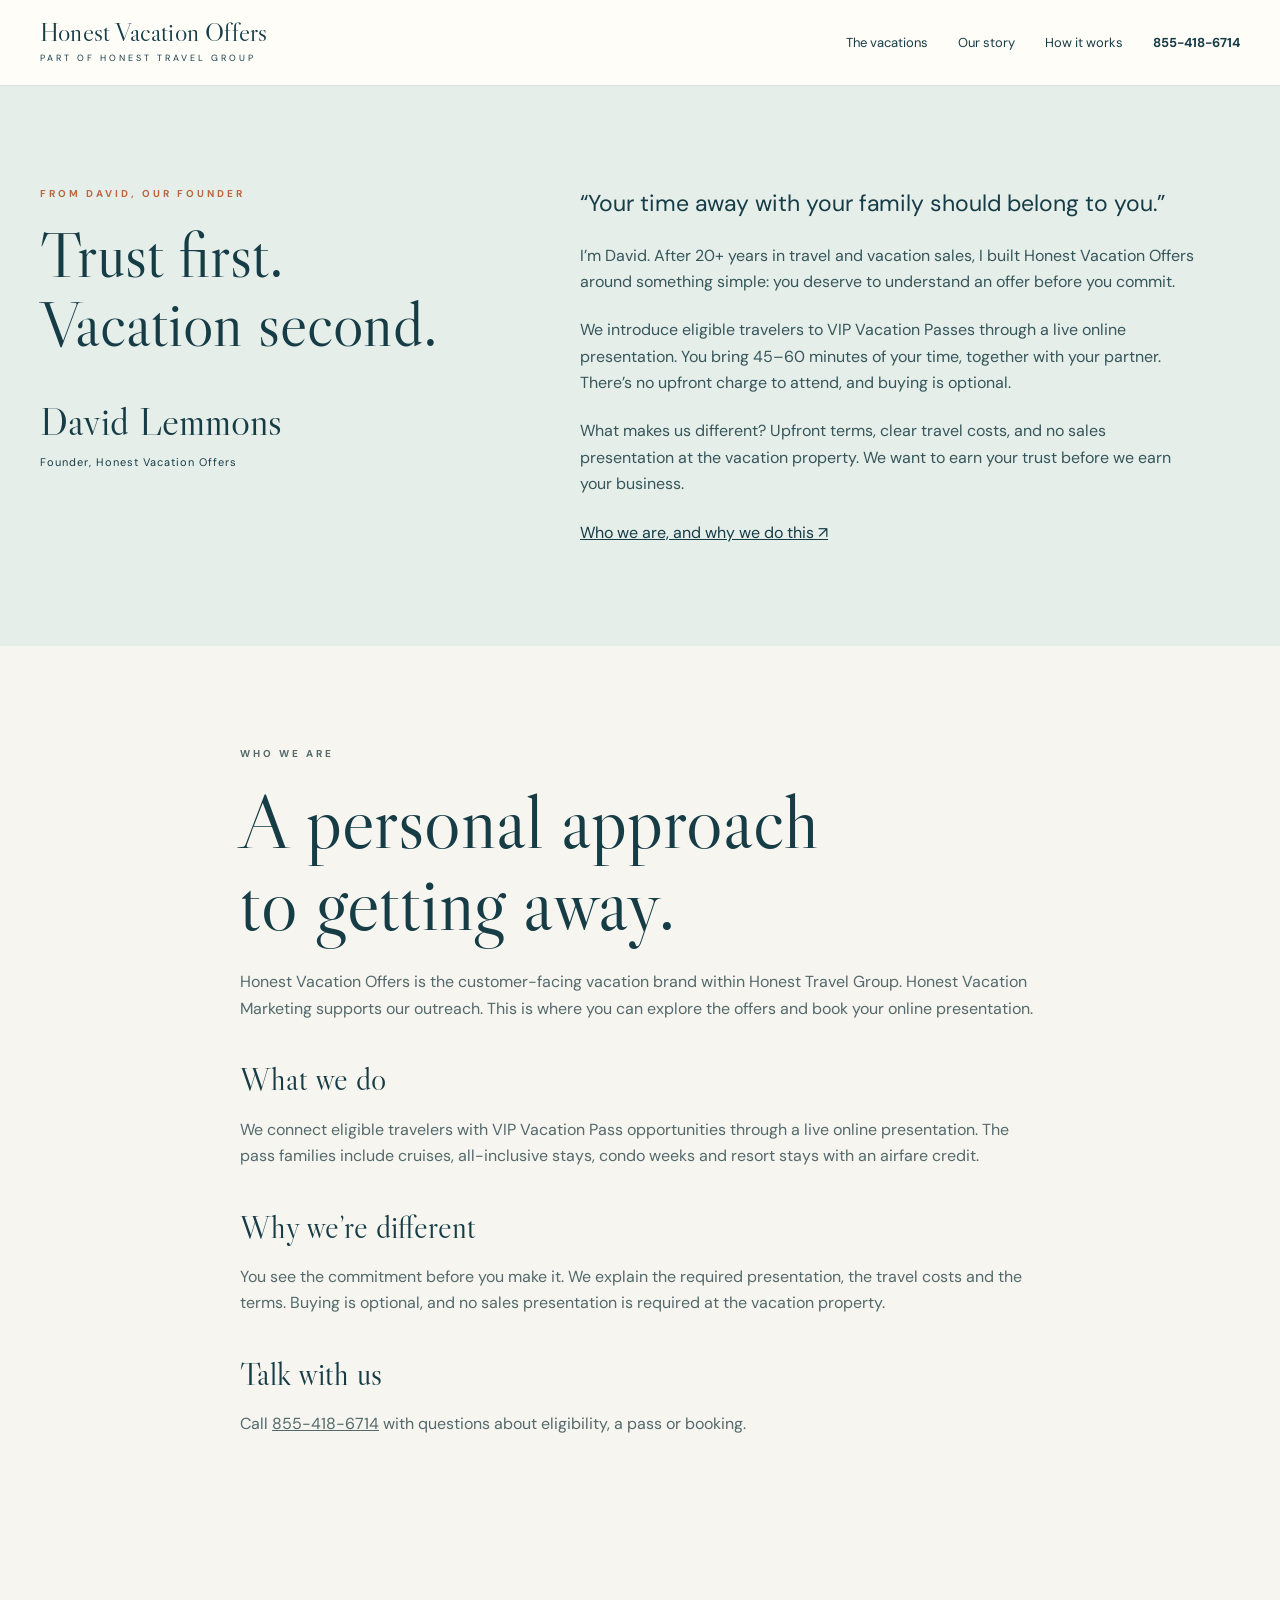
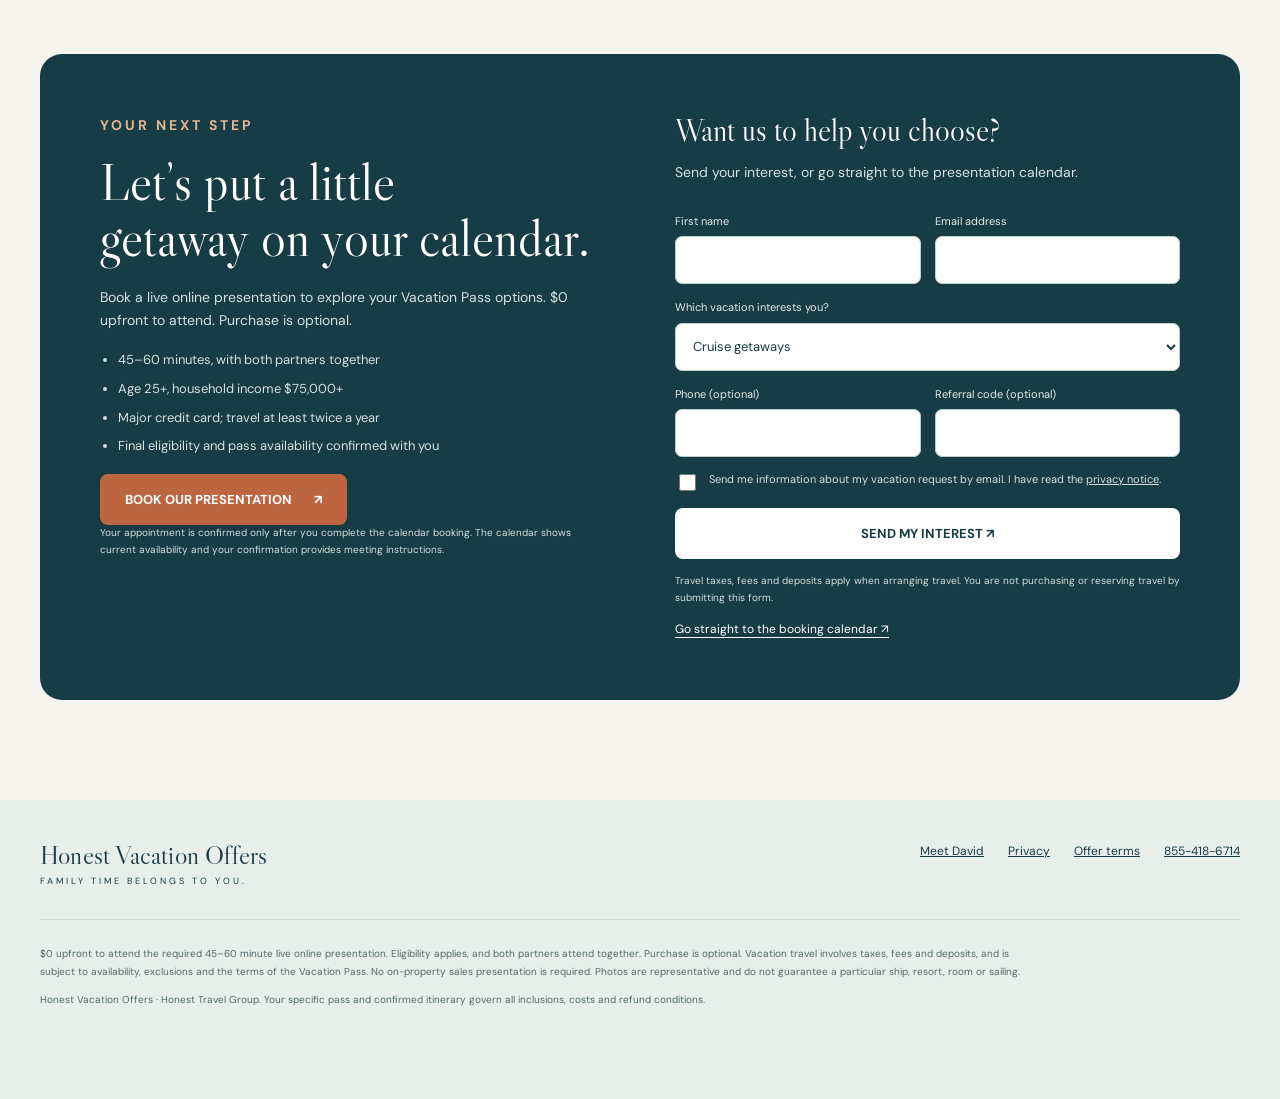
<file: about.html>
<!doctype html><html lang="en"><head><meta charset="utf-8"><meta name="viewport" content="width=device-width,initial-scale=1"><meta name="description" content="David Lemmons, founder of Honest Vacation Offers. 20+ years in travel and vacation sales. Trust, upfront terms and respect for family time."><meta name="theme-color" content="#163c46"><meta name="referrer" content="strict-origin-when-cross-origin"><link rel="canonical" href="https://honestvacationoffers.com/about.html"><meta property="og:title" content="Meet David | Honest Vacation Offers"><meta property="og:description" content="David Lemmons, founder of Honest Vacation Offers. 20+ years in travel and vacation sales. Trust, upfront terms and respect for family time."><meta property="og:image" content="https://img.cruisecritic.net/cms-sb/f/1005231/4032x3024/29c92952b0/carnival-celebration-portmiami-jorge-oliver.jpeg?auto=format&amp;fit=crop&amp;w=1600&amp;q=85"><title>Meet David | Honest Vacation Offers</title><script>(function(){try{var p=window.__hvmParams?new URLSearchParams(window.__hvmParams):new URLSearchParams(location.search);if(!p.toString())return;var o={};p.forEach(function(v,k){o[k]=v});window.__hvmParams=o;if(history.replaceState)history.replaceState(null,'',location.pathname);}catch(e){}})();</script><script>!function(f,b,e,v,n,t,s){if(f.fbq)return;n=f.fbq=function(){n.callMethod?n.callMethod.apply(n,arguments):n.queue.push(arguments)};if(!f._fbq)f._fbq=n;n.push=n;n.loaded=!0;n.version='2.0';n.queue=[];t=b.createElement(e);t.async=!0;t.src=v;s=b.getElementsByTagName(e)[0];s.parentNode.insertBefore(t,s)}(window,document,'script','https://connect.facebook.net/en_US/fbevents.js');fbq('init','1284937561029384');fbq('track','PageView');</script>
<noscript><img height="1" width="1" style="display:none" alt="" src="https://www.facebook.com/tr?id=1284937561029384&ev=PageView&noscript=1"></noscript><script async src="https://www.googletagmanager.com/gtag/js?id=G-8XR4QN2LMP"></script>
<script>window.dataLayer=window.dataLayer||[];function gtag(){dataLayer.push(arguments)}gtag('js',new Date());var hvmSafeLoc=(function(){try{var w=['utm_source','utm_medium','utm_campaign','utm_content','utm_term','gclid','fbclid'],p=new URLSearchParams(window.__hvmParams||location.search),s=new URLSearchParams();for(var i=0;i<w.length;i++){var v=p.get(w[i]);if(v)s.append(w[i],v);}var q=s.toString();return location.origin+location.pathname+(q?'?'+q:'');}catch(e){return location.origin+location.pathname}})();gtag('config','G-8XR4QN2LMP',{page_location:hvmSafeLoc});</script><script type="text/javascript">
(function(s, p, i, c, e) {
    s[e] = s[e] || function() { (s[e].a = s[e].a || []).push(arguments); };
    s[e].l = 1 * new Date();
    var t = new Date().getTime();
    var k = c.createElement("script"), a = c.getElementsByTagName("script")[0];
    k.async = 1, k.src = p + "?request_id=" + i + "&t=" + t, a.parentNode.insertBefore(k, a);
    s.pixelClientId = i;
})(window, "https://app.datamoon.com/script", "honest-vacation-marketing", document, "script");
</script><link rel="stylesheet" href="/style.css"></head><body><a class="skip" href="#main">Skip to content</a><header class="nav"><div class="container nav-inner"><a class="brand" href="/">Honest Vacation Offers<small>Part of Honest Travel Group</small></a><nav class="nav-links" aria-label="Main navigation"><a href="/#offers">The vacations</a><a href="/about.html">Our story</a><a href="/#how">How it works</a><a class="nav-phone" href="tel:+18554186714">855-418-6714</a></nav></div></header><main id="main"><section class="section founder" id="founder"><div class="container founder-grid"><div><p class="eyebrow">FROM DAVID, OUR FOUNDER</p><h2>Trust first.<br>Vacation second.</h2><div class="signature">David Lemmons<small>Founder, Honest Vacation Offers</small></div></div><div class="founder-copy"><p class="lead">“Your time away with your family should belong to you.”</p><p>I’m David. After 20+ years in travel and vacation sales, I built Honest Vacation Offers around something simple: you deserve to understand an offer before you commit.</p><p>We introduce eligible travelers to VIP Vacation Passes through a live online presentation. You bring 45–60 minutes of your time, together with your partner. There’s no upfront charge to attend, and buying is optional.</p><p>What makes us different? Upfront terms, clear travel costs, and no sales presentation at the vacation property. We want to earn your trust before we earn your business.</p><a class="text-link" href="/about.html">Who we are, and why we do this ↗</a></div></div></section><section class="section container prose"><p class="eyebrow">WHO WE ARE</p><h1>A personal approach<br>to getting away.</h1><p>Honest Vacation Offers is the customer-facing vacation brand within Honest Travel Group. Honest Vacation Marketing supports our outreach. This is where you can explore the offers and book your online presentation.</p><h2>What we do</h2><p>We connect eligible travelers with VIP Vacation Pass opportunities through a live online presentation. The pass families include cruises, all-inclusive stays, condo weeks and resort stays with an airfare credit.</p><h2>Why we’re different</h2><p>You see the commitment before you make it. We explain the required presentation, the travel costs and the terms. Buying is optional, and no sales presentation is required at the vacation property.</p><h2>Talk with us</h2><p>Call <a href="tel:+18554186714">855-418-6714</a> with questions about eligibility, a pass or booking.</p></section><section class="section container" id="booking"><div class="booking"><div><p class="eyebrow">YOUR NEXT STEP</p><h2>Let’s put a little<br>getaway on your calendar.</h2><p>Book a live online presentation to explore your Vacation Pass options. $0 upfront to attend. Purchase is optional.</p><ul><li>45–60 minutes, with both partners together</li><li>Age 25+, household income $75,000+</li><li>Major credit card; travel at least twice a year</li><li>Final eligibility and pass availability confirmed with you</li></ul><a class="btn coral" href="https://cal.com/david-lemmons-ksgbp5/vacation-presentation" data-booking>BOOK OUR PRESENTATION <span aria-hidden="true">↗</span></a><p class="form-note">Your appointment is confirmed only after you complete the calendar booking. The calendar shows current availability and your confirmation provides meeting instructions.</p></div><form id="interest-form"><div class="full"><h3>Want us to help you choose?</h3><p>Send your interest, or go straight to the presentation calendar.</p></div><div class="field"><label for="firstName">First name</label><input id="firstName" name="firstName" autocomplete="given-name" maxlength="80" required></div><div class="field"><label for="email">Email address</label><input id="email" name="email" type="email" autocomplete="email" maxlength="254" required></div><div class="field full"><label for="offer">Which vacation interests you?</label><select id="offer" name="offer"><option value="cruise">Cruise getaways</option><option value="all-inclusive">All-inclusive escapes</option><option value="condo">Condo weeks</option><option value="resort-air">Resort + airfare credit</option></select></div><div class="field"><label for="mobile">Phone (optional)</label><input id="mobile" name="mobile" type="tel" autocomplete="tel" maxlength="30"></div><div class="field"><label for="referral">Referral code (optional)</label><input id="referral" name="referral" maxlength="40" autocomplete="off"></div><label class="check full"><input type="checkbox" name="detailsConsent" required><span>Send me information about my vacation request by email. I have read the <a href="/privacy.html">privacy notice</a>.</span></label><div class="hp" aria-hidden="true"><label>Leave this empty<input name="company_website" tabindex="-1" autocomplete="off"></label></div><button class="btn light full" type="submit">SEND MY INTEREST ↗</button><p class="form-note full">Travel taxes, fees and deposits apply when arranging travel. You are not purchasing or reserving travel by submitting this form.</p><div class="status full" id="form-status" role="status" aria-live="polite"></div><a class="fallback full" href="https://cal.com/david-lemmons-ksgbp5/vacation-presentation" data-booking>Go straight to the booking calendar ↗</a></form></div></section></main><footer class="footer"><div class="container"><div class="footer-top"><a class="brand" href="/">Honest Vacation Offers<small>Family time belongs to you.</small></a><div class="footer-links"><a href="/about.html">Meet David</a><a href="/privacy.html">Privacy</a><a href="/terms.html">Offer terms</a><a href="tel:+18554186714">855-418-6714</a></div></div><p>$0 upfront to attend the required 45–60 minute live online presentation. Eligibility applies, and both partners attend together. Purchase is optional. Vacation travel involves taxes, fees and deposits, and is subject to availability, exclusions and the terms of the Vacation Pass. No on-property sales presentation is required. Photos are representative and do not guarantee a particular ship, resort, room or sailing.</p><p>Honest Vacation Offers · Honest Travel Group. Your specific pass and confirmed itinerary govern all inclusions, costs and refund conditions.</p></div></footer><div class="mobile-book"><a class="btn coral" href="https://cal.com/david-lemmons-ksgbp5/vacation-presentation" data-booking>BOOK OUR PRESENTATION <span aria-hidden="true">↗</span></a></div><script>window.HVO_CONFIG={"origin":"https://honestvacationoffers.com","phone":"855-418-6714","phoneHref":"tel:+18554186714","booking":"https://cal.com/david-lemmons-ksgbp5/vacation-presentation","intake":"https://hvm-lead-intake.lead-intake.workers.dev","hero":"https://img.cruisecritic.net/cms-sb/f/1005231/4032x3024/29c92952b0/carnival-celebration-portmiami-jorge-oliver.jpeg?auto=format&fit=crop&w=1600&q=85"};window.HVM_PAGE={"kind":"other"};</script><script src="/app.js" defer></script><script src="js/visit.js" defer></script></body></html>
</file>
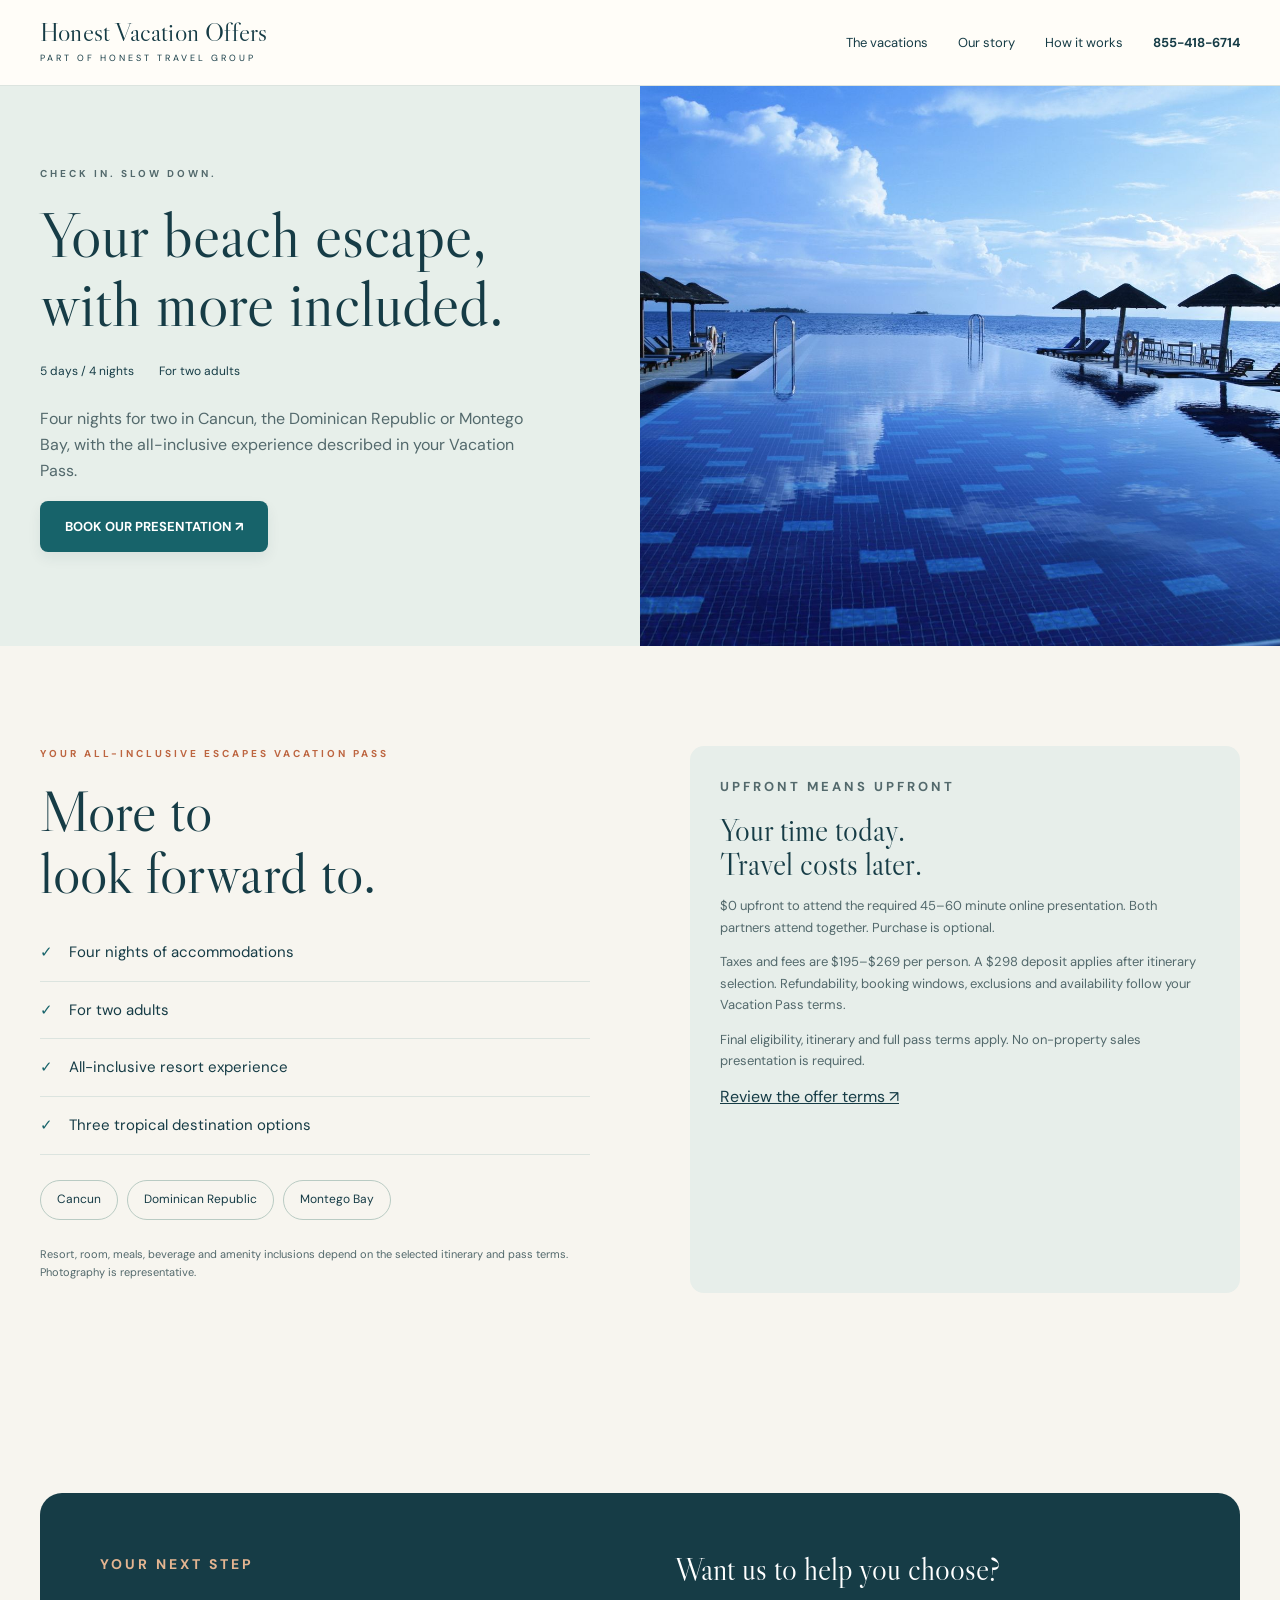
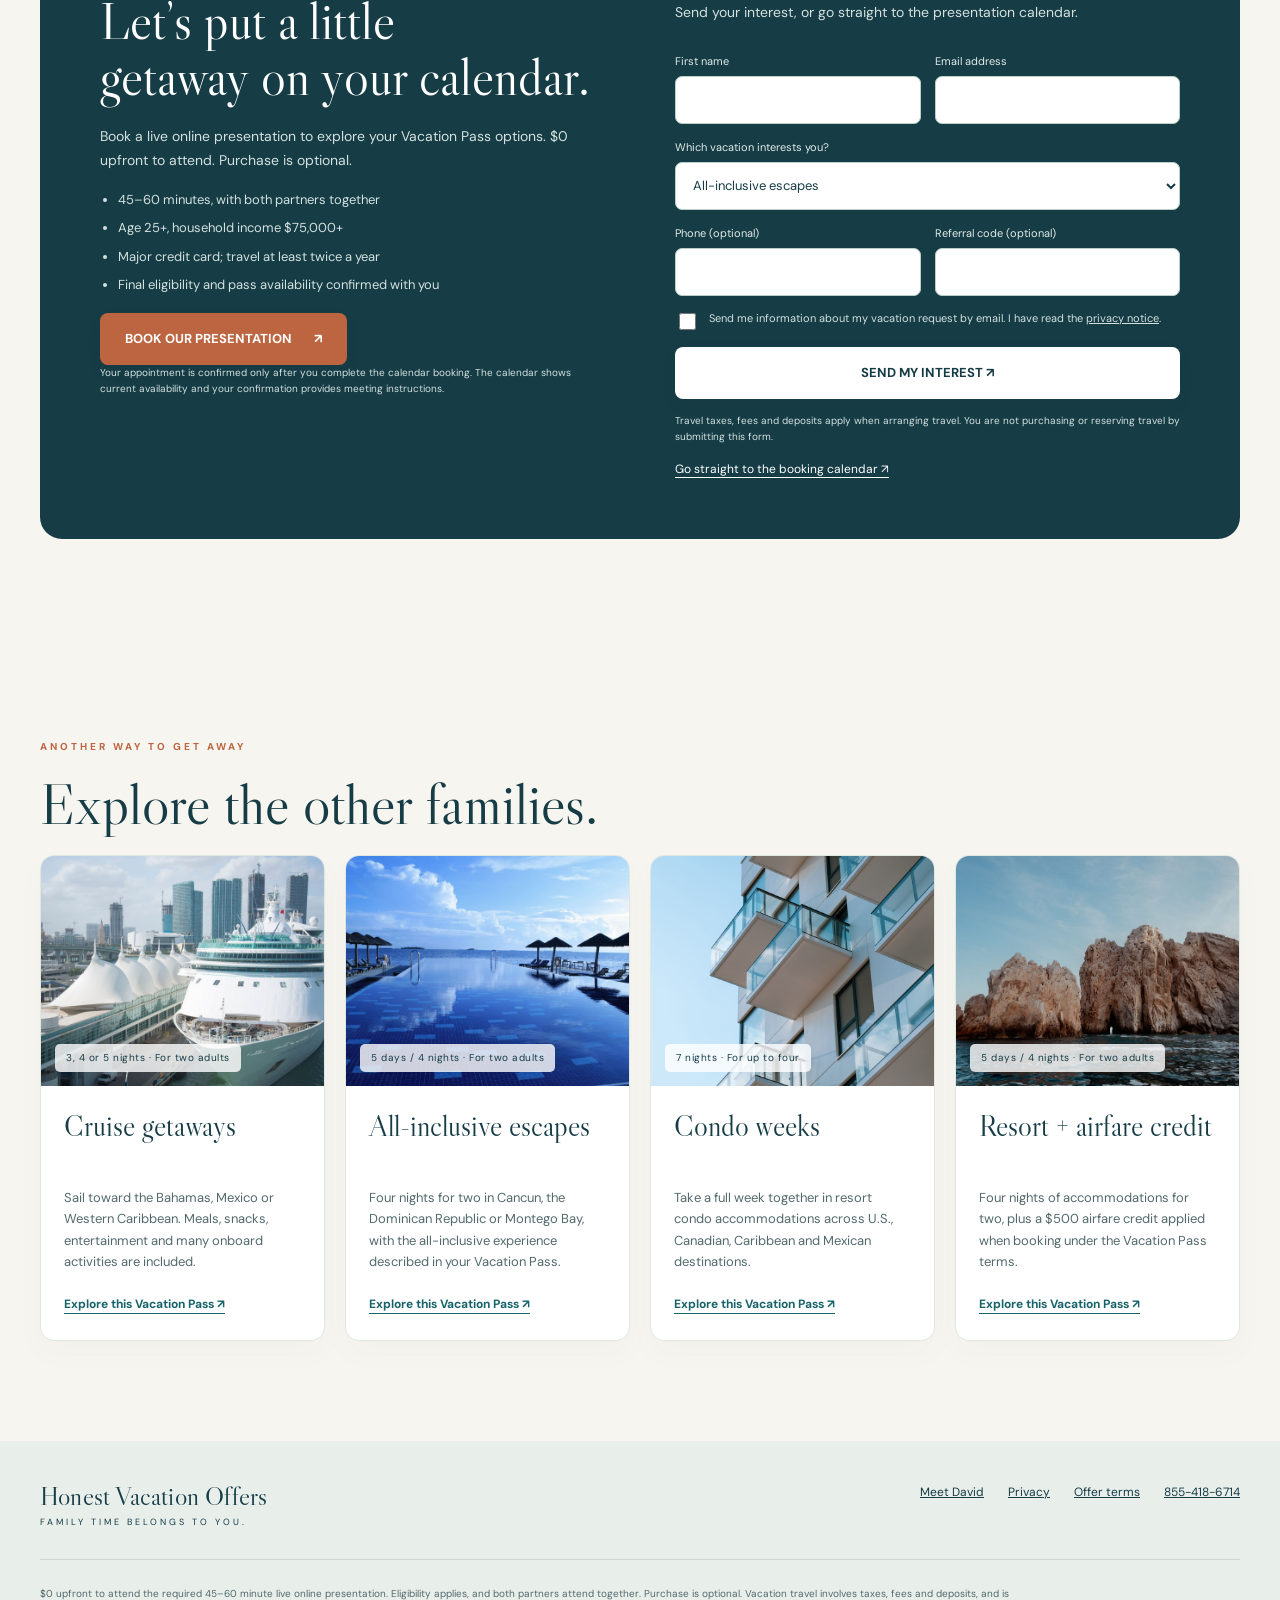
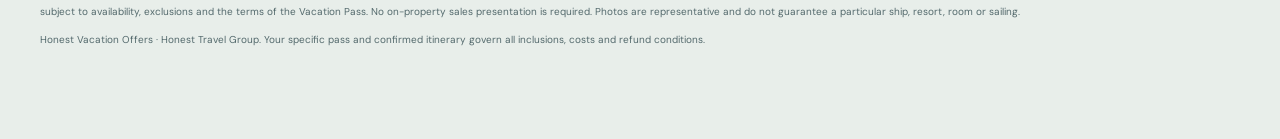
<file: all-inclusive.html>
<!doctype html><html lang="en"><head><meta charset="utf-8"><meta name="viewport" content="width=device-width,initial-scale=1"><meta name="description" content="Four nights for two in Cancun, the Dominican Republic or Montego Bay, with the all-inclusive experience described in your Vacation Pass."><meta name="theme-color" content="#163c46"><meta name="referrer" content="strict-origin-when-cross-origin"><link rel="canonical" href="https://honestvacationoffers.com/all-inclusive.html"><meta property="og:title" content="All-inclusive escapes | Honest Vacation Offers"><meta property="og:description" content="Four nights for two in Cancun, the Dominican Republic or Montego Bay, with the all-inclusive experience described in your Vacation Pass."><meta property="og:image" content="https://img.cruisecritic.net/cms-sb/f/1005231/4032x3024/29c92952b0/carnival-celebration-portmiami-jorge-oliver.jpeg?auto=format&amp;fit=crop&amp;w=1600&amp;q=85"><title>All-inclusive escapes | Honest Vacation Offers</title><script>(function(){try{var p=window.__hvmParams?new URLSearchParams(window.__hvmParams):new URLSearchParams(location.search);if(!p.toString())return;var o={};p.forEach(function(v,k){o[k]=v});window.__hvmParams=o;if(history.replaceState)history.replaceState(null,'',location.pathname);}catch(e){}})();</script><script>!function(f,b,e,v,n,t,s){if(f.fbq)return;n=f.fbq=function(){n.callMethod?n.callMethod.apply(n,arguments):n.queue.push(arguments)};if(!f._fbq)f._fbq=n;n.push=n;n.loaded=!0;n.version='2.0';n.queue=[];t=b.createElement(e);t.async=!0;t.src=v;s=b.getElementsByTagName(e)[0];s.parentNode.insertBefore(t,s)}(window,document,'script','https://connect.facebook.net/en_US/fbevents.js');fbq('init','1284937561029384');fbq('track','PageView');</script>
<noscript><img height="1" width="1" style="display:none" alt="" src="https://www.facebook.com/tr?id=1284937561029384&ev=PageView&noscript=1"></noscript><script async src="https://www.googletagmanager.com/gtag/js?id=G-8XR4QN2LMP"></script>
<script>window.dataLayer=window.dataLayer||[];function gtag(){dataLayer.push(arguments)}gtag('js',new Date());var hvmSafeLoc=(function(){try{var w=['utm_source','utm_medium','utm_campaign','utm_content','utm_term','gclid','fbclid'],p=new URLSearchParams(window.__hvmParams||location.search),s=new URLSearchParams();for(var i=0;i<w.length;i++){var v=p.get(w[i]);if(v)s.append(w[i],v);}var q=s.toString();return location.origin+location.pathname+(q?'?'+q:'');}catch(e){return location.origin+location.pathname}})();gtag('config','G-8XR4QN2LMP',{page_location:hvmSafeLoc});</script><script type="text/javascript">
(function(s, p, i, c, e) {
    s[e] = s[e] || function() { (s[e].a = s[e].a || []).push(arguments); };
    s[e].l = 1 * new Date();
    var t = new Date().getTime();
    var k = c.createElement("script"), a = c.getElementsByTagName("script")[0];
    k.async = 1, k.src = p + "?request_id=" + i + "&t=" + t, a.parentNode.insertBefore(k, a);
    s.pixelClientId = i;
})(window, "https://app.datamoon.com/script", "honest-vacation-marketing", document, "script");
</script><link rel="stylesheet" href="/style.css"></head><body><a class="skip" href="#main">Skip to content</a><header class="nav"><div class="container nav-inner"><a class="brand" href="/">Honest Vacation Offers<small>Part of Honest Travel Group</small></a><nav class="nav-links" aria-label="Main navigation"><a href="/#offers">The vacations</a><a href="/about.html">Our story</a><a href="/#how">How it works</a><a class="nav-phone" href="tel:+18554186714">855-418-6714</a></nav></div></header><main id="main"><section class="detail-hero"><div class="detail-copy"><p class="eyebrow">CHECK IN. SLOW DOWN.</p><h1>Your beach escape, with more included.</h1><div class="detail-meta"><span>5 days / 4 nights</span><span>For two adults</span></div><p>Four nights for two in Cancun, the Dominican Republic or Montego Bay, with the all-inclusive experience described in your Vacation Pass.</p><a class="btn" href="#booking">BOOK OUR PRESENTATION ↗</a></div><img src="/assets/ai-pool.jpg" alt="Infinity pool with ocean views and shaded loungers" width="1000" height="1000" fetchpriority="high"></section><section class="section container detail-layout"><div><p class="eyebrow">YOUR ALL-INCLUSIVE ESCAPES VACATION PASS</p><h2>More to<br>look forward to.</h2><ul class="perks"><li>Four nights of accommodations</li><li>For two adults</li><li>All-inclusive resort experience</li><li>Three tropical destination options</li></ul><div class="destinations"><span>Cancun</span><span>Dominican Republic</span><span>Montego Bay</span></div><p class="note">Resort, room, meals, beverage and amenity inclusions depend on the selected itinerary and pass terms. Photography is representative.</p></div><div class="terms" data-hvm="price"><p class="eyebrow">UPFRONT MEANS UPFRONT</p><h3>Your time today.<br>Travel costs later.</h3><p>$0 upfront to attend the required 45–60 minute online presentation. Both partners attend together. Purchase is optional.</p><p>Taxes and fees are $195–$269 per person. A $298 deposit applies after itinerary selection. Refundability, booking windows, exclusions and availability follow your Vacation Pass terms.</p><p>Final eligibility, itinerary and full pass terms apply. No on-property sales presentation is required.</p><a class="text-link" href="/terms.html">Review the offer terms ↗</a></div></section><section class="section container" id="booking"><div class="booking"><div><p class="eyebrow">YOUR NEXT STEP</p><h2>Let’s put a little<br>getaway on your calendar.</h2><p>Book a live online presentation to explore your Vacation Pass options. $0 upfront to attend. Purchase is optional.</p><ul><li>45–60 minutes, with both partners together</li><li>Age 25+, household income $75,000+</li><li>Major credit card; travel at least twice a year</li><li>Final eligibility and pass availability confirmed with you</li></ul><a class="btn coral" href="https://cal.com/david-lemmons-ksgbp5/vacation-presentation" data-booking>BOOK OUR PRESENTATION <span aria-hidden="true">↗</span></a><p class="form-note">Your appointment is confirmed only after you complete the calendar booking. The calendar shows current availability and your confirmation provides meeting instructions.</p></div><form id="interest-form"><div class="full"><h3>Want us to help you choose?</h3><p>Send your interest, or go straight to the presentation calendar.</p></div><div class="field"><label for="firstName">First name</label><input id="firstName" name="firstName" autocomplete="given-name" maxlength="80" required></div><div class="field"><label for="email">Email address</label><input id="email" name="email" type="email" autocomplete="email" maxlength="254" required></div><div class="field full"><label for="offer">Which vacation interests you?</label><select id="offer" name="offer"><option value="cruise">Cruise getaways</option><option value="all-inclusive">All-inclusive escapes</option><option value="condo">Condo weeks</option><option value="resort-air">Resort + airfare credit</option></select></div><div class="field"><label for="mobile">Phone (optional)</label><input id="mobile" name="mobile" type="tel" autocomplete="tel" maxlength="30"></div><div class="field"><label for="referral">Referral code (optional)</label><input id="referral" name="referral" maxlength="40" autocomplete="off"></div><label class="check full"><input type="checkbox" name="detailsConsent" required><span>Send me information about my vacation request by email. I have read the <a href="/privacy.html">privacy notice</a>.</span></label><div class="hp" aria-hidden="true"><label>Leave this empty<input name="company_website" tabindex="-1" autocomplete="off"></label></div><button class="btn light full" type="submit">SEND MY INTEREST ↗</button><p class="form-note full">Travel taxes, fees and deposits apply when arranging travel. You are not purchasing or reserving travel by submitting this form.</p><div class="status full" id="form-status" role="status" aria-live="polite"></div><a class="fallback full" href="https://cal.com/david-lemmons-ksgbp5/vacation-presentation" data-booking>Go straight to the booking calendar ↗</a></form></div></section><section class="section container"><p class="eyebrow">ANOTHER WAY TO GET AWAY</p><h2>Explore the other families.</h2><div class="offers"><article class="offer"><a class="offer-photo" href="/cruise.html"><img src="/assets/cruise-port.jpg" alt="Cruise ship docked at a waterfront port" width="560" height="460" loading="lazy"><span class="badge">3, 4 or 5 nights · For two adults</span></a><div class="offer-body"><h3>Cruise getaways</h3><p>Sail toward the Bahamas, Mexico or Western Caribbean. Meals, snacks, entertainment and many onboard activities are included.</p><a class="text-link" href="/cruise.html">Explore this Vacation Pass ↗</a></div></article><article class="offer"><a class="offer-photo" href="/all-inclusive.html"><img src="/assets/ai-pool.jpg" alt="Infinity pool with ocean views and shaded loungers" width="560" height="460" loading="lazy"><span class="badge">5 days / 4 nights · For two adults</span></a><div class="offer-body"><h3>All-inclusive escapes</h3><p>Four nights for two in Cancun, the Dominican Republic or Montego Bay, with the all-inclusive experience described in your Vacation Pass.</p><a class="text-link" href="/all-inclusive.html">Explore this Vacation Pass ↗</a></div></article><article class="offer"><a class="offer-photo" href="/condo.html"><img src="/assets/condo-balcony.jpg" alt="Condominium balconies with glass railings" width="560" height="460" loading="lazy"><span class="badge">7 nights · For up to four</span></a><div class="offer-body"><h3>Condo weeks</h3><p>Take a full week together in resort condo accommodations across U.S., Canadian, Caribbean and Mexican destinations.</p><a class="text-link" href="/condo.html">Explore this Vacation Pass ↗</a></div></article><article class="offer"><a class="offer-photo" href="/resort-air.html"><img src="/assets/ex-cabo-arch.jpg" alt="The coastal rock arch at Cabo San Lucas" width="560" height="460" loading="lazy"><span class="badge">5 days / 4 nights · For two adults</span></a><div class="offer-body"><h3>Resort + airfare credit</h3><p>Four nights of accommodations for two, plus a $500 airfare credit applied when booking under the Vacation Pass terms.</p><a class="text-link" href="/resort-air.html">Explore this Vacation Pass ↗</a></div></article></div></section></main><footer class="footer"><div class="container"><div class="footer-top"><a class="brand" href="/">Honest Vacation Offers<small>Family time belongs to you.</small></a><div class="footer-links"><a href="/about.html">Meet David</a><a href="/privacy.html">Privacy</a><a href="/terms.html">Offer terms</a><a href="tel:+18554186714">855-418-6714</a></div></div><p>$0 upfront to attend the required 45–60 minute live online presentation. Eligibility applies, and both partners attend together. Purchase is optional. Vacation travel involves taxes, fees and deposits, and is subject to availability, exclusions and the terms of the Vacation Pass. No on-property sales presentation is required. Photos are representative and do not guarantee a particular ship, resort, room or sailing.</p><p>Honest Vacation Offers · Honest Travel Group. Your specific pass and confirmed itinerary govern all inclusions, costs and refund conditions.</p></div></footer><div class="mobile-book"><a class="btn coral" href="https://cal.com/david-lemmons-ksgbp5/vacation-presentation" data-booking>BOOK OUR PRESENTATION <span aria-hidden="true">↗</span></a></div><script>window.HVO_CONFIG={"origin":"https://honestvacationoffers.com","phone":"855-418-6714","phoneHref":"tel:+18554186714","booking":"https://cal.com/david-lemmons-ksgbp5/vacation-presentation","intake":"https://hvm-lead-intake.lead-intake.workers.dev","hero":"https://img.cruisecritic.net/cms-sb/f/1005231/4032x3024/29c92952b0/carnival-celebration-portmiami-jorge-oliver.jpeg?auto=format&fit=crop&w=1600&q=85"};window.HVM_PAGE={"kind":"offer","family":"all-inclusive"};</script><script src="/app.js" defer></script><script src="js/visit.js" defer></script></body></html>
</file>
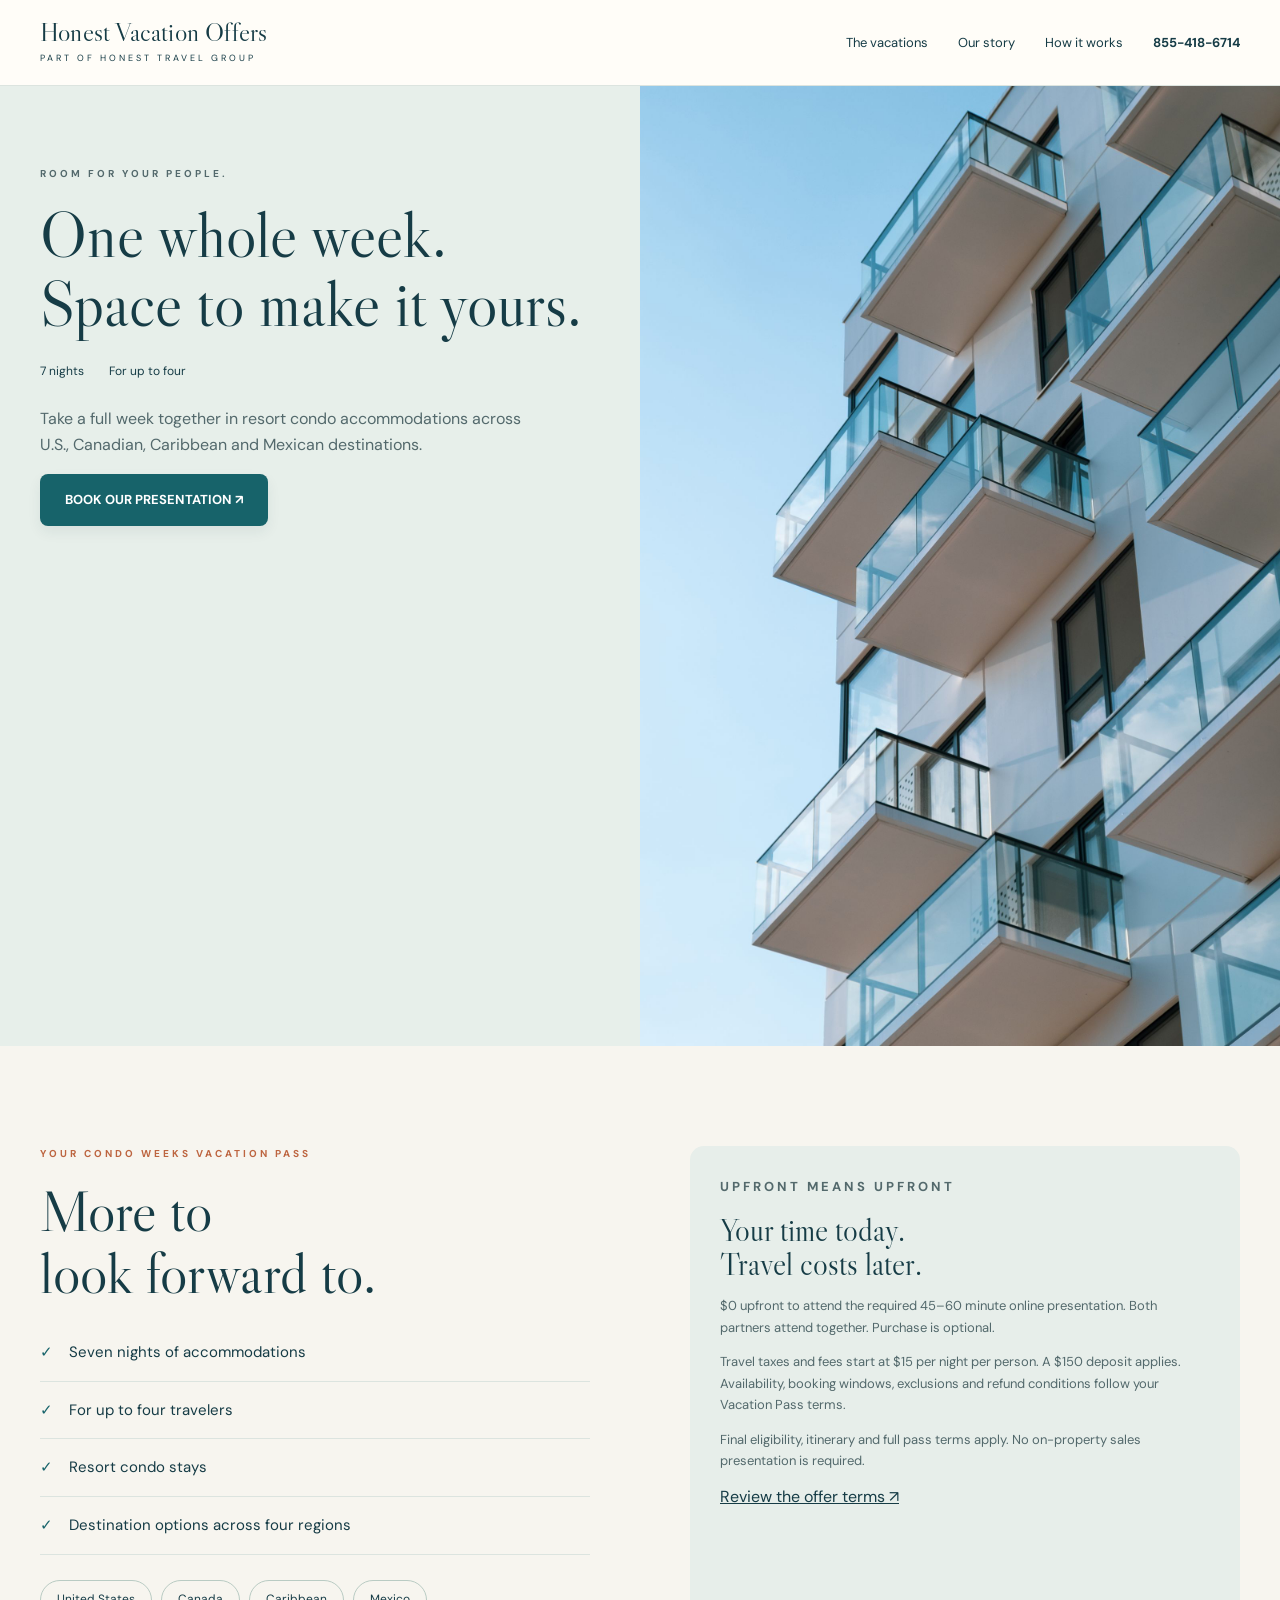
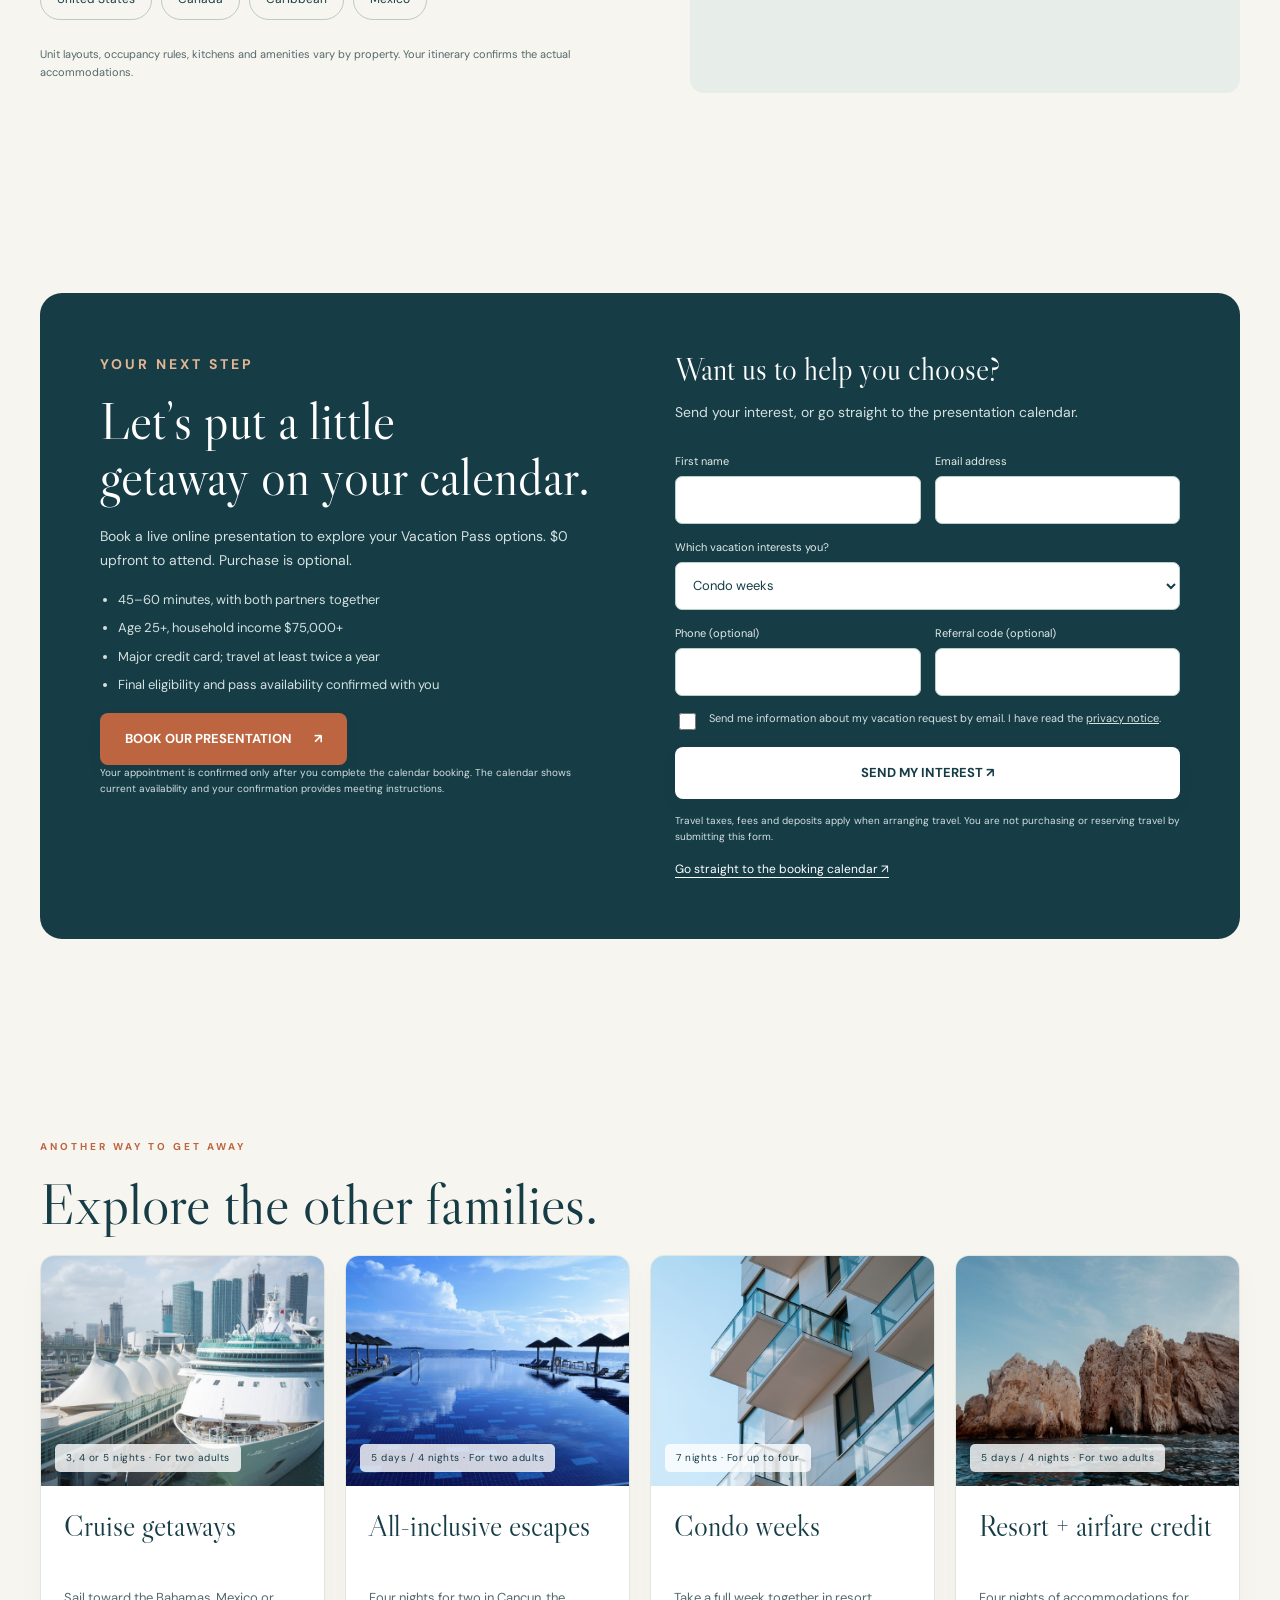
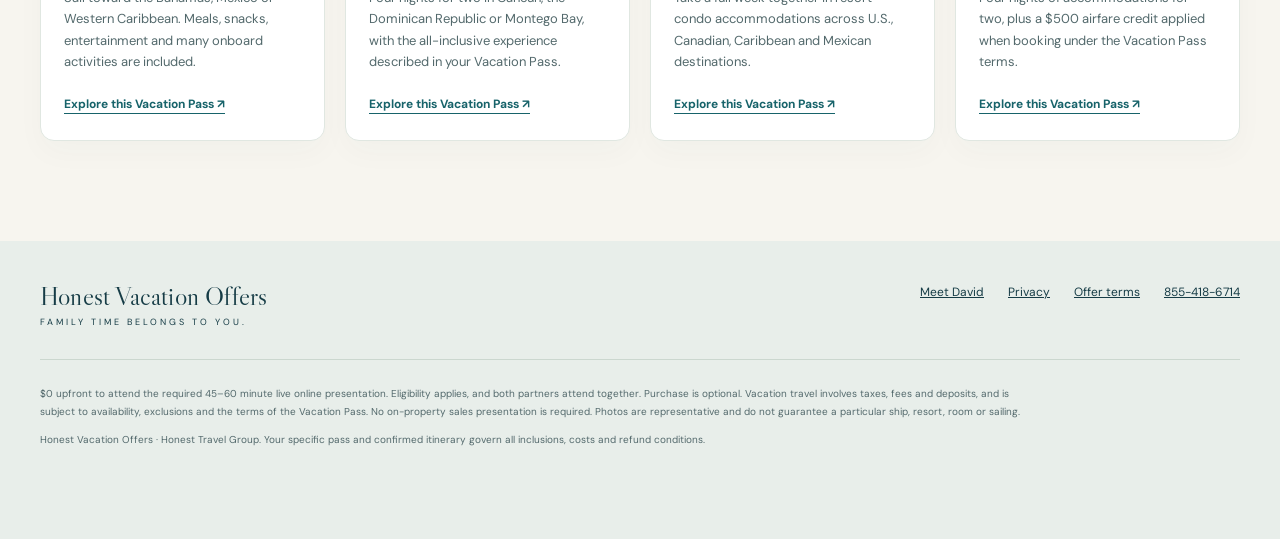
<file: condo.html>
<!doctype html><html lang="en"><head><meta charset="utf-8"><meta name="viewport" content="width=device-width,initial-scale=1"><meta name="description" content="Take a full week together in resort condo accommodations across U.S., Canadian, Caribbean and Mexican destinations."><meta name="theme-color" content="#163c46"><meta name="referrer" content="strict-origin-when-cross-origin"><link rel="canonical" href="https://honestvacationoffers.com/condo.html"><meta property="og:title" content="Condo weeks | Honest Vacation Offers"><meta property="og:description" content="Take a full week together in resort condo accommodations across U.S., Canadian, Caribbean and Mexican destinations."><meta property="og:image" content="https://img.cruisecritic.net/cms-sb/f/1005231/4032x3024/29c92952b0/carnival-celebration-portmiami-jorge-oliver.jpeg?auto=format&amp;fit=crop&amp;w=1600&amp;q=85"><title>Condo weeks | Honest Vacation Offers</title><script>(function(){try{var p=window.__hvmParams?new URLSearchParams(window.__hvmParams):new URLSearchParams(location.search);if(!p.toString())return;var o={};p.forEach(function(v,k){o[k]=v});window.__hvmParams=o;if(history.replaceState)history.replaceState(null,'',location.pathname);}catch(e){}})();</script><script>!function(f,b,e,v,n,t,s){if(f.fbq)return;n=f.fbq=function(){n.callMethod?n.callMethod.apply(n,arguments):n.queue.push(arguments)};if(!f._fbq)f._fbq=n;n.push=n;n.loaded=!0;n.version='2.0';n.queue=[];t=b.createElement(e);t.async=!0;t.src=v;s=b.getElementsByTagName(e)[0];s.parentNode.insertBefore(t,s)}(window,document,'script','https://connect.facebook.net/en_US/fbevents.js');fbq('init','1284937561029384');fbq('track','PageView');</script>
<noscript><img height="1" width="1" style="display:none" alt="" src="https://www.facebook.com/tr?id=1284937561029384&ev=PageView&noscript=1"></noscript><script async src="https://www.googletagmanager.com/gtag/js?id=G-8XR4QN2LMP"></script>
<script>window.dataLayer=window.dataLayer||[];function gtag(){dataLayer.push(arguments)}gtag('js',new Date());var hvmSafeLoc=(function(){try{var w=['utm_source','utm_medium','utm_campaign','utm_content','utm_term','gclid','fbclid'],p=new URLSearchParams(window.__hvmParams||location.search),s=new URLSearchParams();for(var i=0;i<w.length;i++){var v=p.get(w[i]);if(v)s.append(w[i],v);}var q=s.toString();return location.origin+location.pathname+(q?'?'+q:'');}catch(e){return location.origin+location.pathname}})();gtag('config','G-8XR4QN2LMP',{page_location:hvmSafeLoc});</script><script type="text/javascript">
(function(s, p, i, c, e) {
    s[e] = s[e] || function() { (s[e].a = s[e].a || []).push(arguments); };
    s[e].l = 1 * new Date();
    var t = new Date().getTime();
    var k = c.createElement("script"), a = c.getElementsByTagName("script")[0];
    k.async = 1, k.src = p + "?request_id=" + i + "&t=" + t, a.parentNode.insertBefore(k, a);
    s.pixelClientId = i;
})(window, "https://app.datamoon.com/script", "honest-vacation-marketing", document, "script");
</script><link rel="stylesheet" href="/style.css"></head><body><a class="skip" href="#main">Skip to content</a><header class="nav"><div class="container nav-inner"><a class="brand" href="/">Honest Vacation Offers<small>Part of Honest Travel Group</small></a><nav class="nav-links" aria-label="Main navigation"><a href="/#offers">The vacations</a><a href="/about.html">Our story</a><a href="/#how">How it works</a><a class="nav-phone" href="tel:+18554186714">855-418-6714</a></nav></div></header><main id="main"><section class="detail-hero"><div class="detail-copy"><p class="eyebrow">ROOM FOR YOUR PEOPLE.</p><h1>One whole week. Space to make it yours.</h1><div class="detail-meta"><span>7 nights</span><span>For up to four</span></div><p>Take a full week together in resort condo accommodations across U.S., Canadian, Caribbean and Mexican destinations.</p><a class="btn" href="#booking">BOOK OUR PRESENTATION ↗</a></div><img src="/assets/condo-balcony.jpg" alt="Condominium balconies with glass railings" width="1000" height="1000" fetchpriority="high"></section><section class="section container detail-layout"><div><p class="eyebrow">YOUR CONDO WEEKS VACATION PASS</p><h2>More to<br>look forward to.</h2><ul class="perks"><li>Seven nights of accommodations</li><li>For up to four travelers</li><li>Resort condo stays</li><li>Destination options across four regions</li></ul><div class="destinations"><span>United States</span><span>Canada</span><span>Caribbean</span><span>Mexico</span></div><p class="note">Unit layouts, occupancy rules, kitchens and amenities vary by property. Your itinerary confirms the actual accommodations.</p></div><div class="terms" data-hvm="price"><p class="eyebrow">UPFRONT MEANS UPFRONT</p><h3>Your time today.<br>Travel costs later.</h3><p>$0 upfront to attend the required 45–60 minute online presentation. Both partners attend together. Purchase is optional.</p><p>Travel taxes and fees start at $15 per night per person. A $150 deposit applies. Availability, booking windows, exclusions and refund conditions follow your Vacation Pass terms.</p><p>Final eligibility, itinerary and full pass terms apply. No on-property sales presentation is required.</p><a class="text-link" href="/terms.html">Review the offer terms ↗</a></div></section><section class="section container" id="booking"><div class="booking"><div><p class="eyebrow">YOUR NEXT STEP</p><h2>Let’s put a little<br>getaway on your calendar.</h2><p>Book a live online presentation to explore your Vacation Pass options. $0 upfront to attend. Purchase is optional.</p><ul><li>45–60 minutes, with both partners together</li><li>Age 25+, household income $75,000+</li><li>Major credit card; travel at least twice a year</li><li>Final eligibility and pass availability confirmed with you</li></ul><a class="btn coral" href="https://cal.com/david-lemmons-ksgbp5/vacation-presentation" data-booking>BOOK OUR PRESENTATION <span aria-hidden="true">↗</span></a><p class="form-note">Your appointment is confirmed only after you complete the calendar booking. The calendar shows current availability and your confirmation provides meeting instructions.</p></div><form id="interest-form"><div class="full"><h3>Want us to help you choose?</h3><p>Send your interest, or go straight to the presentation calendar.</p></div><div class="field"><label for="firstName">First name</label><input id="firstName" name="firstName" autocomplete="given-name" maxlength="80" required></div><div class="field"><label for="email">Email address</label><input id="email" name="email" type="email" autocomplete="email" maxlength="254" required></div><div class="field full"><label for="offer">Which vacation interests you?</label><select id="offer" name="offer"><option value="cruise">Cruise getaways</option><option value="all-inclusive">All-inclusive escapes</option><option value="condo">Condo weeks</option><option value="resort-air">Resort + airfare credit</option></select></div><div class="field"><label for="mobile">Phone (optional)</label><input id="mobile" name="mobile" type="tel" autocomplete="tel" maxlength="30"></div><div class="field"><label for="referral">Referral code (optional)</label><input id="referral" name="referral" maxlength="40" autocomplete="off"></div><label class="check full"><input type="checkbox" name="detailsConsent" required><span>Send me information about my vacation request by email. I have read the <a href="/privacy.html">privacy notice</a>.</span></label><div class="hp" aria-hidden="true"><label>Leave this empty<input name="company_website" tabindex="-1" autocomplete="off"></label></div><button class="btn light full" type="submit">SEND MY INTEREST ↗</button><p class="form-note full">Travel taxes, fees and deposits apply when arranging travel. You are not purchasing or reserving travel by submitting this form.</p><div class="status full" id="form-status" role="status" aria-live="polite"></div><a class="fallback full" href="https://cal.com/david-lemmons-ksgbp5/vacation-presentation" data-booking>Go straight to the booking calendar ↗</a></form></div></section><section class="section container"><p class="eyebrow">ANOTHER WAY TO GET AWAY</p><h2>Explore the other families.</h2><div class="offers"><article class="offer"><a class="offer-photo" href="/cruise.html"><img src="/assets/cruise-port.jpg" alt="Cruise ship docked at a waterfront port" width="560" height="460" loading="lazy"><span class="badge">3, 4 or 5 nights · For two adults</span></a><div class="offer-body"><h3>Cruise getaways</h3><p>Sail toward the Bahamas, Mexico or Western Caribbean. Meals, snacks, entertainment and many onboard activities are included.</p><a class="text-link" href="/cruise.html">Explore this Vacation Pass ↗</a></div></article><article class="offer"><a class="offer-photo" href="/all-inclusive.html"><img src="/assets/ai-pool.jpg" alt="Infinity pool with ocean views and shaded loungers" width="560" height="460" loading="lazy"><span class="badge">5 days / 4 nights · For two adults</span></a><div class="offer-body"><h3>All-inclusive escapes</h3><p>Four nights for two in Cancun, the Dominican Republic or Montego Bay, with the all-inclusive experience described in your Vacation Pass.</p><a class="text-link" href="/all-inclusive.html">Explore this Vacation Pass ↗</a></div></article><article class="offer"><a class="offer-photo" href="/condo.html"><img src="/assets/condo-balcony.jpg" alt="Condominium balconies with glass railings" width="560" height="460" loading="lazy"><span class="badge">7 nights · For up to four</span></a><div class="offer-body"><h3>Condo weeks</h3><p>Take a full week together in resort condo accommodations across U.S., Canadian, Caribbean and Mexican destinations.</p><a class="text-link" href="/condo.html">Explore this Vacation Pass ↗</a></div></article><article class="offer"><a class="offer-photo" href="/resort-air.html"><img src="/assets/ex-cabo-arch.jpg" alt="The coastal rock arch at Cabo San Lucas" width="560" height="460" loading="lazy"><span class="badge">5 days / 4 nights · For two adults</span></a><div class="offer-body"><h3>Resort + airfare credit</h3><p>Four nights of accommodations for two, plus a $500 airfare credit applied when booking under the Vacation Pass terms.</p><a class="text-link" href="/resort-air.html">Explore this Vacation Pass ↗</a></div></article></div></section></main><footer class="footer"><div class="container"><div class="footer-top"><a class="brand" href="/">Honest Vacation Offers<small>Family time belongs to you.</small></a><div class="footer-links"><a href="/about.html">Meet David</a><a href="/privacy.html">Privacy</a><a href="/terms.html">Offer terms</a><a href="tel:+18554186714">855-418-6714</a></div></div><p>$0 upfront to attend the required 45–60 minute live online presentation. Eligibility applies, and both partners attend together. Purchase is optional. Vacation travel involves taxes, fees and deposits, and is subject to availability, exclusions and the terms of the Vacation Pass. No on-property sales presentation is required. Photos are representative and do not guarantee a particular ship, resort, room or sailing.</p><p>Honest Vacation Offers · Honest Travel Group. Your specific pass and confirmed itinerary govern all inclusions, costs and refund conditions.</p></div></footer><div class="mobile-book"><a class="btn coral" href="https://cal.com/david-lemmons-ksgbp5/vacation-presentation" data-booking>BOOK OUR PRESENTATION <span aria-hidden="true">↗</span></a></div><script>window.HVO_CONFIG={"origin":"https://honestvacationoffers.com","phone":"855-418-6714","phoneHref":"tel:+18554186714","booking":"https://cal.com/david-lemmons-ksgbp5/vacation-presentation","intake":"https://hvm-lead-intake.lead-intake.workers.dev","hero":"https://img.cruisecritic.net/cms-sb/f/1005231/4032x3024/29c92952b0/carnival-celebration-portmiami-jorge-oliver.jpeg?auto=format&fit=crop&w=1600&q=85"};window.HVM_PAGE={"kind":"offer","family":"condo"};</script><script src="/app.js" defer></script><script src="js/visit.js" defer></script></body></html>
</file>
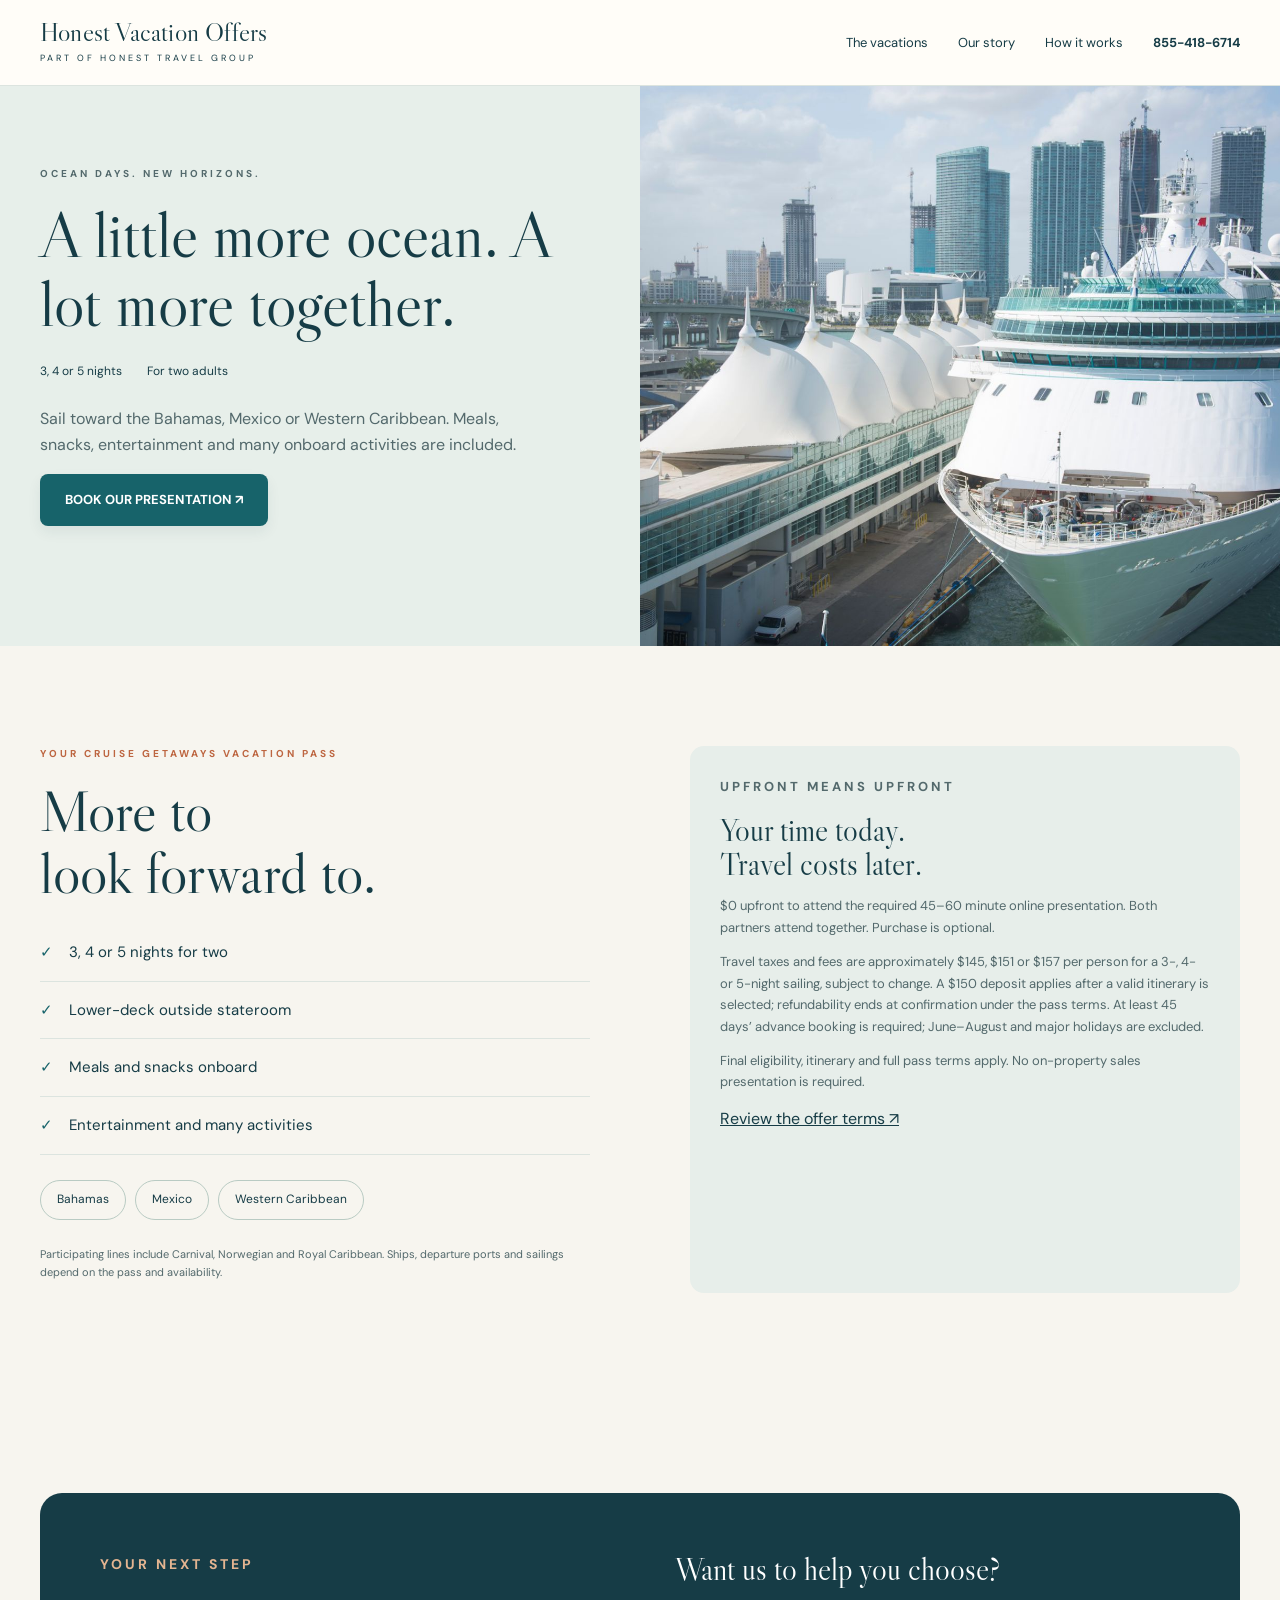
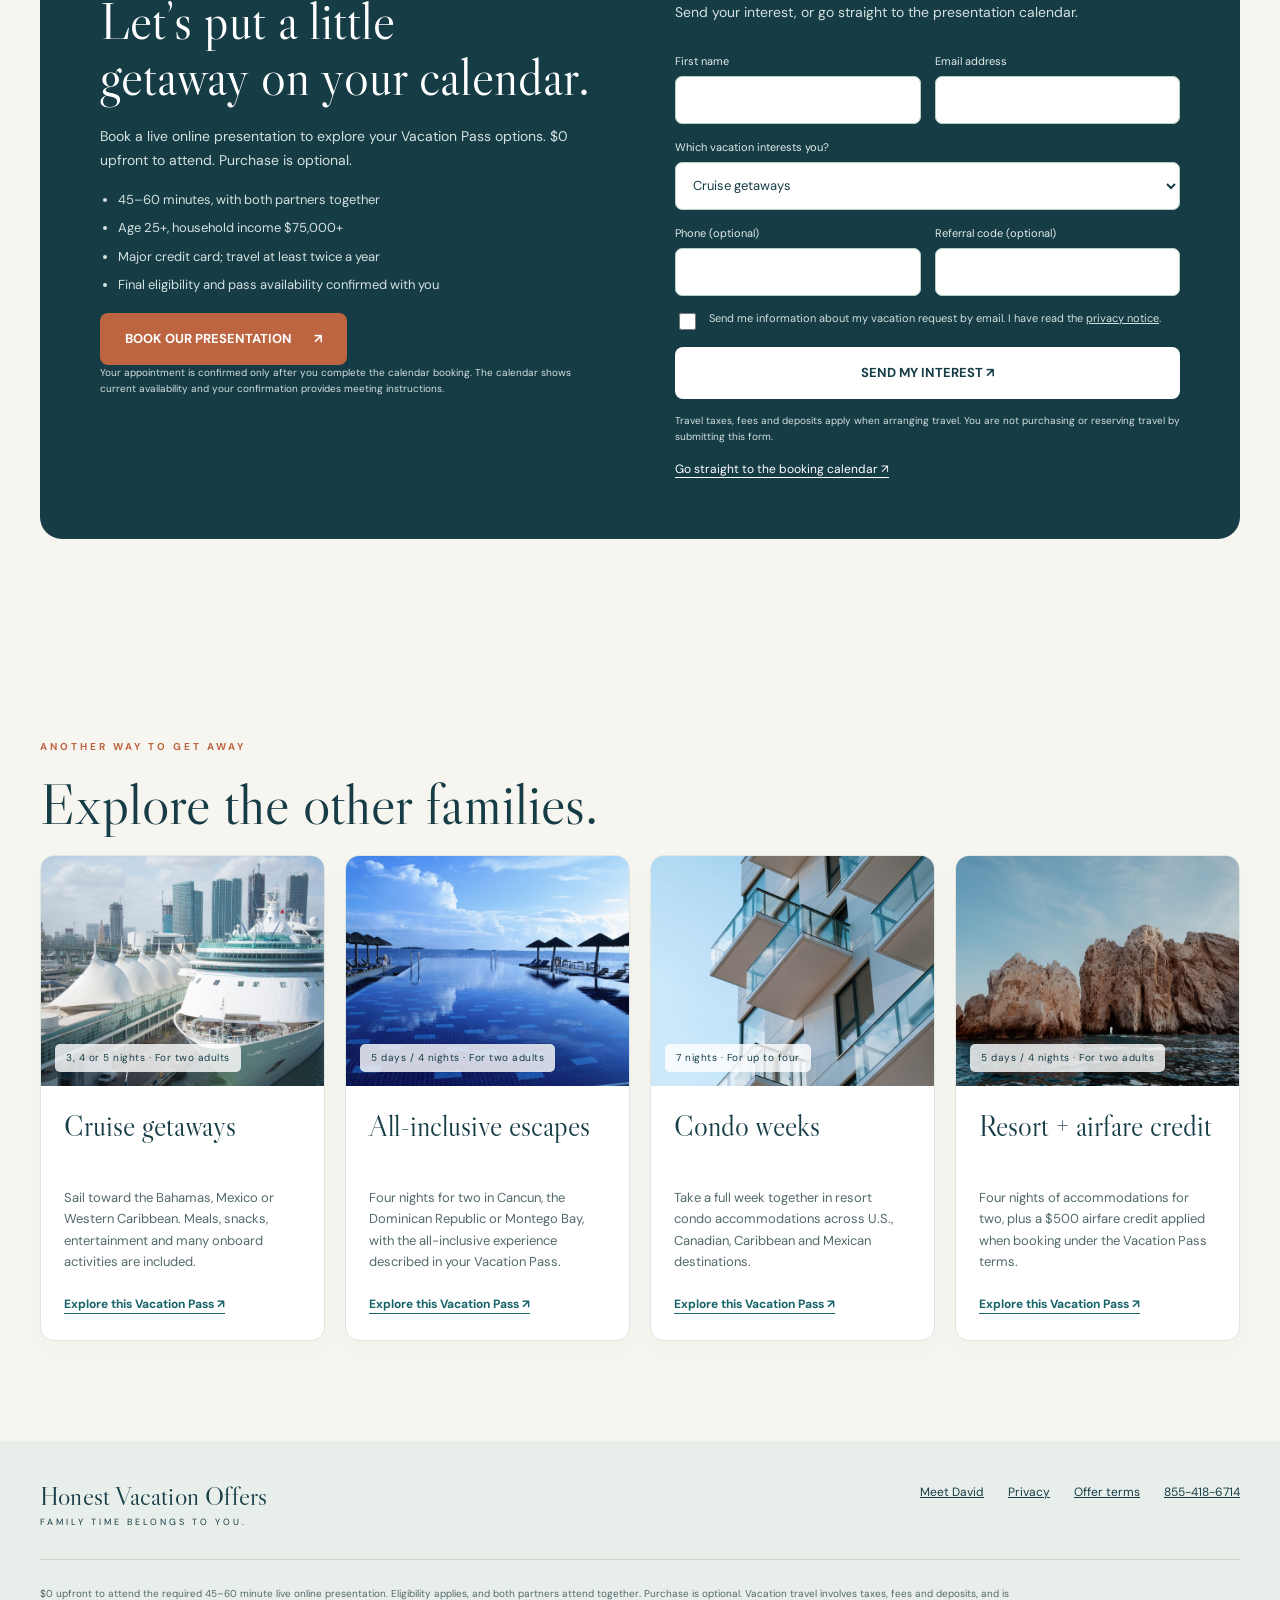
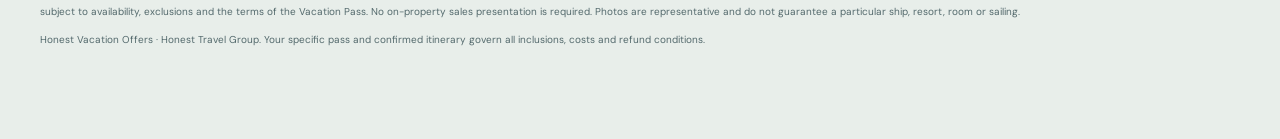
<file: cruise.html>
<!doctype html><html lang="en"><head><meta charset="utf-8"><meta name="viewport" content="width=device-width,initial-scale=1"><meta name="description" content="Sail toward the Bahamas, Mexico or Western Caribbean. Meals, snacks, entertainment and many onboard activities are included."><meta name="theme-color" content="#163c46"><meta name="referrer" content="strict-origin-when-cross-origin"><link rel="canonical" href="https://honestvacationoffers.com/cruise.html"><meta property="og:title" content="Cruise getaways | Honest Vacation Offers"><meta property="og:description" content="Sail toward the Bahamas, Mexico or Western Caribbean. Meals, snacks, entertainment and many onboard activities are included."><meta property="og:image" content="https://img.cruisecritic.net/cms-sb/f/1005231/4032x3024/29c92952b0/carnival-celebration-portmiami-jorge-oliver.jpeg?auto=format&amp;fit=crop&amp;w=1600&amp;q=85"><title>Cruise getaways | Honest Vacation Offers</title><script>(function(){try{var p=window.__hvmParams?new URLSearchParams(window.__hvmParams):new URLSearchParams(location.search);if(!p.toString())return;var o={};p.forEach(function(v,k){o[k]=v});window.__hvmParams=o;if(history.replaceState)history.replaceState(null,'',location.pathname);}catch(e){}})();</script><script>!function(f,b,e,v,n,t,s){if(f.fbq)return;n=f.fbq=function(){n.callMethod?n.callMethod.apply(n,arguments):n.queue.push(arguments)};if(!f._fbq)f._fbq=n;n.push=n;n.loaded=!0;n.version='2.0';n.queue=[];t=b.createElement(e);t.async=!0;t.src=v;s=b.getElementsByTagName(e)[0];s.parentNode.insertBefore(t,s)}(window,document,'script','https://connect.facebook.net/en_US/fbevents.js');fbq('init','1284937561029384');fbq('track','PageView');</script>
<noscript><img height="1" width="1" style="display:none" alt="" src="https://www.facebook.com/tr?id=1284937561029384&ev=PageView&noscript=1"></noscript><script async src="https://www.googletagmanager.com/gtag/js?id=G-8XR4QN2LMP"></script>
<script>window.dataLayer=window.dataLayer||[];function gtag(){dataLayer.push(arguments)}gtag('js',new Date());var hvmSafeLoc=(function(){try{var w=['utm_source','utm_medium','utm_campaign','utm_content','utm_term','gclid','fbclid'],p=new URLSearchParams(window.__hvmParams||location.search),s=new URLSearchParams();for(var i=0;i<w.length;i++){var v=p.get(w[i]);if(v)s.append(w[i],v);}var q=s.toString();return location.origin+location.pathname+(q?'?'+q:'');}catch(e){return location.origin+location.pathname}})();gtag('config','G-8XR4QN2LMP',{page_location:hvmSafeLoc});</script><script type="text/javascript">
(function(s, p, i, c, e) {
    s[e] = s[e] || function() { (s[e].a = s[e].a || []).push(arguments); };
    s[e].l = 1 * new Date();
    var t = new Date().getTime();
    var k = c.createElement("script"), a = c.getElementsByTagName("script")[0];
    k.async = 1, k.src = p + "?request_id=" + i + "&t=" + t, a.parentNode.insertBefore(k, a);
    s.pixelClientId = i;
})(window, "https://app.datamoon.com/script", "honest-vacation-marketing", document, "script");
</script><link rel="stylesheet" href="/style.css"></head><body><a class="skip" href="#main">Skip to content</a><header class="nav"><div class="container nav-inner"><a class="brand" href="/">Honest Vacation Offers<small>Part of Honest Travel Group</small></a><nav class="nav-links" aria-label="Main navigation"><a href="/#offers">The vacations</a><a href="/about.html">Our story</a><a href="/#how">How it works</a><a class="nav-phone" href="tel:+18554186714">855-418-6714</a></nav></div></header><main id="main"><section class="detail-hero"><div class="detail-copy"><p class="eyebrow">OCEAN DAYS. NEW HORIZONS.</p><h1>A little more ocean. A lot more together.</h1><div class="detail-meta"><span>3, 4 or 5 nights</span><span>For two adults</span></div><p>Sail toward the Bahamas, Mexico or Western Caribbean. Meals, snacks, entertainment and many onboard activities are included.</p><a class="btn" href="#booking">BOOK OUR PRESENTATION ↗</a></div><img src="/assets/cruise-port.jpg" alt="Cruise ship docked at a waterfront port" width="1000" height="1000" fetchpriority="high"></section><section class="section container detail-layout"><div><p class="eyebrow">YOUR CRUISE GETAWAYS VACATION PASS</p><h2>More to<br>look forward to.</h2><ul class="perks"><li>3, 4 or 5 nights for two</li><li>Lower-deck outside stateroom</li><li>Meals and snacks onboard</li><li>Entertainment and many activities</li></ul><div class="destinations"><span>Bahamas</span><span>Mexico</span><span>Western Caribbean</span></div><p class="note">Participating lines include Carnival, Norwegian and Royal Caribbean. Ships, departure ports and sailings depend on the pass and availability.</p></div><div class="terms" data-hvm="price"><p class="eyebrow">UPFRONT MEANS UPFRONT</p><h3>Your time today.<br>Travel costs later.</h3><p>$0 upfront to attend the required 45–60 minute online presentation. Both partners attend together. Purchase is optional.</p><p>Travel taxes and fees are approximately $145, $151 or $157 per person for a 3-, 4- or 5-night sailing, subject to change. A $150 deposit applies after a valid itinerary is selected; refundability ends at confirmation under the pass terms. At least 45 days’ advance booking is required; June–August and major holidays are excluded.</p><p>Final eligibility, itinerary and full pass terms apply. No on-property sales presentation is required.</p><a class="text-link" href="/terms.html">Review the offer terms ↗</a></div></section><section class="section container" id="booking"><div class="booking"><div><p class="eyebrow">YOUR NEXT STEP</p><h2>Let’s put a little<br>getaway on your calendar.</h2><p>Book a live online presentation to explore your Vacation Pass options. $0 upfront to attend. Purchase is optional.</p><ul><li>45–60 minutes, with both partners together</li><li>Age 25+, household income $75,000+</li><li>Major credit card; travel at least twice a year</li><li>Final eligibility and pass availability confirmed with you</li></ul><a class="btn coral" href="https://cal.com/david-lemmons-ksgbp5/vacation-presentation" data-booking>BOOK OUR PRESENTATION <span aria-hidden="true">↗</span></a><p class="form-note">Your appointment is confirmed only after you complete the calendar booking. The calendar shows current availability and your confirmation provides meeting instructions.</p></div><form id="interest-form"><div class="full"><h3>Want us to help you choose?</h3><p>Send your interest, or go straight to the presentation calendar.</p></div><div class="field"><label for="firstName">First name</label><input id="firstName" name="firstName" autocomplete="given-name" maxlength="80" required></div><div class="field"><label for="email">Email address</label><input id="email" name="email" type="email" autocomplete="email" maxlength="254" required></div><div class="field full"><label for="offer">Which vacation interests you?</label><select id="offer" name="offer"><option value="cruise">Cruise getaways</option><option value="all-inclusive">All-inclusive escapes</option><option value="condo">Condo weeks</option><option value="resort-air">Resort + airfare credit</option></select></div><div class="field"><label for="mobile">Phone (optional)</label><input id="mobile" name="mobile" type="tel" autocomplete="tel" maxlength="30"></div><div class="field"><label for="referral">Referral code (optional)</label><input id="referral" name="referral" maxlength="40" autocomplete="off"></div><label class="check full"><input type="checkbox" name="detailsConsent" required><span>Send me information about my vacation request by email. I have read the <a href="/privacy.html">privacy notice</a>.</span></label><div class="hp" aria-hidden="true"><label>Leave this empty<input name="company_website" tabindex="-1" autocomplete="off"></label></div><button class="btn light full" type="submit">SEND MY INTEREST ↗</button><p class="form-note full">Travel taxes, fees and deposits apply when arranging travel. You are not purchasing or reserving travel by submitting this form.</p><div class="status full" id="form-status" role="status" aria-live="polite"></div><a class="fallback full" href="https://cal.com/david-lemmons-ksgbp5/vacation-presentation" data-booking>Go straight to the booking calendar ↗</a></form></div></section><section class="section container"><p class="eyebrow">ANOTHER WAY TO GET AWAY</p><h2>Explore the other families.</h2><div class="offers"><article class="offer"><a class="offer-photo" href="/cruise.html"><img src="/assets/cruise-port.jpg" alt="Cruise ship docked at a waterfront port" width="560" height="460" loading="lazy"><span class="badge">3, 4 or 5 nights · For two adults</span></a><div class="offer-body"><h3>Cruise getaways</h3><p>Sail toward the Bahamas, Mexico or Western Caribbean. Meals, snacks, entertainment and many onboard activities are included.</p><a class="text-link" href="/cruise.html">Explore this Vacation Pass ↗</a></div></article><article class="offer"><a class="offer-photo" href="/all-inclusive.html"><img src="/assets/ai-pool.jpg" alt="Infinity pool with ocean views and shaded loungers" width="560" height="460" loading="lazy"><span class="badge">5 days / 4 nights · For two adults</span></a><div class="offer-body"><h3>All-inclusive escapes</h3><p>Four nights for two in Cancun, the Dominican Republic or Montego Bay, with the all-inclusive experience described in your Vacation Pass.</p><a class="text-link" href="/all-inclusive.html">Explore this Vacation Pass ↗</a></div></article><article class="offer"><a class="offer-photo" href="/condo.html"><img src="/assets/condo-balcony.jpg" alt="Condominium balconies with glass railings" width="560" height="460" loading="lazy"><span class="badge">7 nights · For up to four</span></a><div class="offer-body"><h3>Condo weeks</h3><p>Take a full week together in resort condo accommodations across U.S., Canadian, Caribbean and Mexican destinations.</p><a class="text-link" href="/condo.html">Explore this Vacation Pass ↗</a></div></article><article class="offer"><a class="offer-photo" href="/resort-air.html"><img src="/assets/ex-cabo-arch.jpg" alt="The coastal rock arch at Cabo San Lucas" width="560" height="460" loading="lazy"><span class="badge">5 days / 4 nights · For two adults</span></a><div class="offer-body"><h3>Resort + airfare credit</h3><p>Four nights of accommodations for two, plus a $500 airfare credit applied when booking under the Vacation Pass terms.</p><a class="text-link" href="/resort-air.html">Explore this Vacation Pass ↗</a></div></article></div></section></main><footer class="footer"><div class="container"><div class="footer-top"><a class="brand" href="/">Honest Vacation Offers<small>Family time belongs to you.</small></a><div class="footer-links"><a href="/about.html">Meet David</a><a href="/privacy.html">Privacy</a><a href="/terms.html">Offer terms</a><a href="tel:+18554186714">855-418-6714</a></div></div><p>$0 upfront to attend the required 45–60 minute live online presentation. Eligibility applies, and both partners attend together. Purchase is optional. Vacation travel involves taxes, fees and deposits, and is subject to availability, exclusions and the terms of the Vacation Pass. No on-property sales presentation is required. Photos are representative and do not guarantee a particular ship, resort, room or sailing.</p><p>Honest Vacation Offers · Honest Travel Group. Your specific pass and confirmed itinerary govern all inclusions, costs and refund conditions.</p></div></footer><div class="mobile-book"><a class="btn coral" href="https://cal.com/david-lemmons-ksgbp5/vacation-presentation" data-booking>BOOK OUR PRESENTATION <span aria-hidden="true">↗</span></a></div><script>window.HVO_CONFIG={"origin":"https://honestvacationoffers.com","phone":"855-418-6714","phoneHref":"tel:+18554186714","booking":"https://cal.com/david-lemmons-ksgbp5/vacation-presentation","intake":"https://hvm-lead-intake.lead-intake.workers.dev","hero":"https://img.cruisecritic.net/cms-sb/f/1005231/4032x3024/29c92952b0/carnival-celebration-portmiami-jorge-oliver.jpeg?auto=format&fit=crop&w=1600&q=85"};window.HVM_PAGE={"kind":"offer","family":"cruise"};</script><script src="/app.js" defer></script><script src="js/visit.js" defer></script></body></html>
</file>
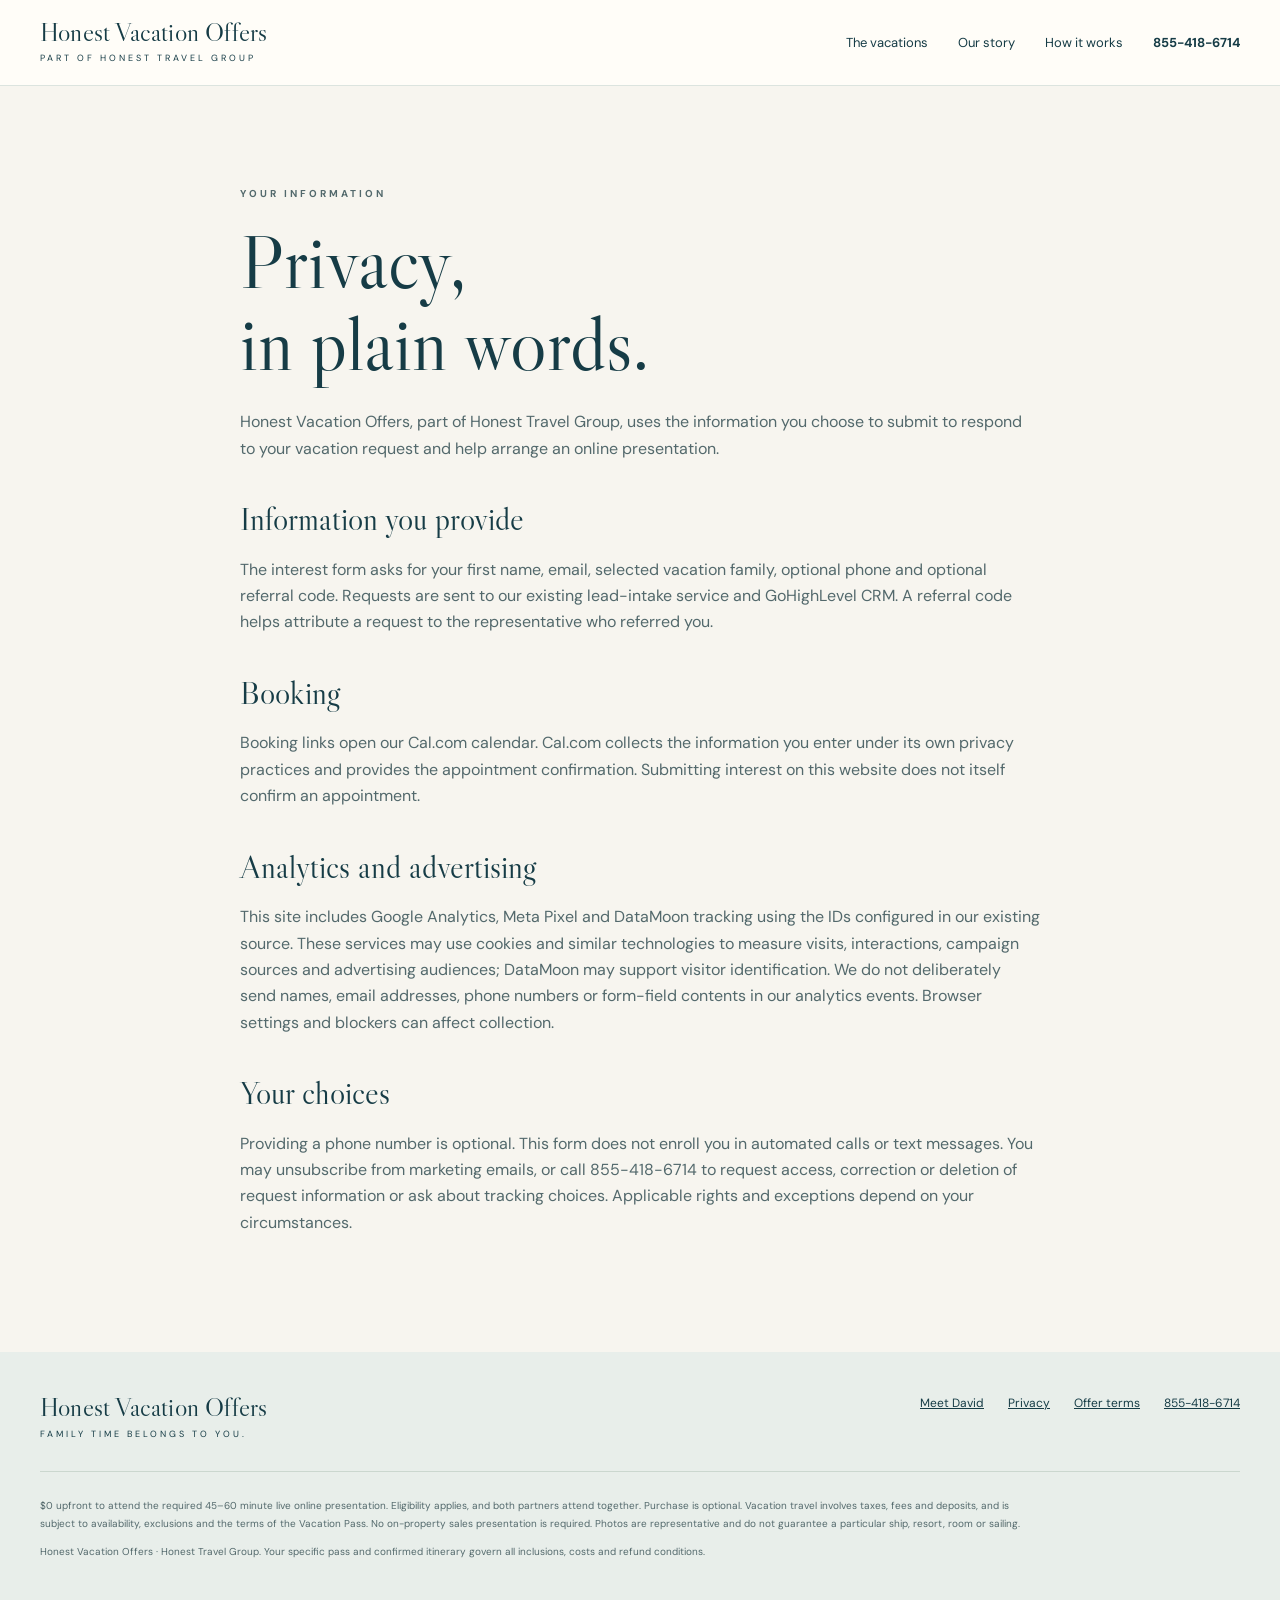
<file: privacy.html>
<!doctype html><html lang="en"><head><meta charset="utf-8"><meta name="viewport" content="width=device-width,initial-scale=1"><meta name="description" content="How this website uses request details, referral codes and analytics."><meta name="theme-color" content="#163c46"><meta name="referrer" content="strict-origin-when-cross-origin"><link rel="canonical" href="https://honestvacationoffers.com/privacy.html"><meta property="og:title" content="Privacy notice | Honest Vacation Offers"><meta property="og:description" content="How this website uses request details, referral codes and analytics."><meta property="og:image" content="https://img.cruisecritic.net/cms-sb/f/1005231/4032x3024/29c92952b0/carnival-celebration-portmiami-jorge-oliver.jpeg?auto=format&amp;fit=crop&amp;w=1600&amp;q=85"><title>Privacy notice | Honest Vacation Offers</title><script>(function(){try{var p=window.__hvmParams?new URLSearchParams(window.__hvmParams):new URLSearchParams(location.search);if(!p.toString())return;var o={};p.forEach(function(v,k){o[k]=v});window.__hvmParams=o;if(history.replaceState)history.replaceState(null,'',location.pathname);}catch(e){}})();</script><script>!function(f,b,e,v,n,t,s){if(f.fbq)return;n=f.fbq=function(){n.callMethod?n.callMethod.apply(n,arguments):n.queue.push(arguments)};if(!f._fbq)f._fbq=n;n.push=n;n.loaded=!0;n.version='2.0';n.queue=[];t=b.createElement(e);t.async=!0;t.src=v;s=b.getElementsByTagName(e)[0];s.parentNode.insertBefore(t,s)}(window,document,'script','https://connect.facebook.net/en_US/fbevents.js');fbq('init','1284937561029384');fbq('track','PageView');</script>
<noscript><img height="1" width="1" style="display:none" alt="" src="https://www.facebook.com/tr?id=1284937561029384&ev=PageView&noscript=1"></noscript><script async src="https://www.googletagmanager.com/gtag/js?id=G-8XR4QN2LMP"></script>
<script>window.dataLayer=window.dataLayer||[];function gtag(){dataLayer.push(arguments)}gtag('js',new Date());var hvmSafeLoc=(function(){try{var w=['utm_source','utm_medium','utm_campaign','utm_content','utm_term','gclid','fbclid'],p=new URLSearchParams(window.__hvmParams||location.search),s=new URLSearchParams();for(var i=0;i<w.length;i++){var v=p.get(w[i]);if(v)s.append(w[i],v);}var q=s.toString();return location.origin+location.pathname+(q?'?'+q:'');}catch(e){return location.origin+location.pathname}})();gtag('config','G-8XR4QN2LMP',{page_location:hvmSafeLoc});</script><script type="text/javascript">
(function(s, p, i, c, e) {
    s[e] = s[e] || function() { (s[e].a = s[e].a || []).push(arguments); };
    s[e].l = 1 * new Date();
    var t = new Date().getTime();
    var k = c.createElement("script"), a = c.getElementsByTagName("script")[0];
    k.async = 1, k.src = p + "?request_id=" + i + "&t=" + t, a.parentNode.insertBefore(k, a);
    s.pixelClientId = i;
})(window, "https://app.datamoon.com/script", "honest-vacation-marketing", document, "script");
</script><link rel="stylesheet" href="/style.css"></head><body><a class="skip" href="#main">Skip to content</a><header class="nav"><div class="container nav-inner"><a class="brand" href="/">Honest Vacation Offers<small>Part of Honest Travel Group</small></a><nav class="nav-links" aria-label="Main navigation"><a href="/#offers">The vacations</a><a href="/about.html">Our story</a><a href="/#how">How it works</a><a class="nav-phone" href="tel:+18554186714">855-418-6714</a></nav></div></header><main id="main"><section class="section container prose"><p class="eyebrow">YOUR INFORMATION</p><h1>Privacy,<br>in plain words.</h1><p>Honest Vacation Offers, part of Honest Travel Group, uses the information you choose to submit to respond to your vacation request and help arrange an online presentation.</p><h2>Information you provide</h2><p>The interest form asks for your first name, email, selected vacation family, optional phone and optional referral code. Requests are sent to our existing lead-intake service and GoHighLevel CRM. A referral code helps attribute a request to the representative who referred you.</p><h2>Booking</h2><p>Booking links open our Cal.com calendar. Cal.com collects the information you enter under its own privacy practices and provides the appointment confirmation. Submitting interest on this website does not itself confirm an appointment.</p><h2>Analytics and advertising</h2><p>This site includes Google Analytics, Meta Pixel and DataMoon tracking using the IDs configured in our existing source. These services may use cookies and similar technologies to measure visits, interactions, campaign sources and advertising audiences; DataMoon may support visitor identification. We do not deliberately send names, email addresses, phone numbers or form-field contents in our analytics events. Browser settings and blockers can affect collection.</p><h2>Your choices</h2><p>Providing a phone number is optional. This form does not enroll you in automated calls or text messages. You may unsubscribe from marketing emails, or call 855-418-6714 to request access, correction or deletion of request information or ask about tracking choices. Applicable rights and exceptions depend on your circumstances.</p></section></main><footer class="footer"><div class="container"><div class="footer-top"><a class="brand" href="/">Honest Vacation Offers<small>Family time belongs to you.</small></a><div class="footer-links"><a href="/about.html">Meet David</a><a href="/privacy.html">Privacy</a><a href="/terms.html">Offer terms</a><a href="tel:+18554186714">855-418-6714</a></div></div><p>$0 upfront to attend the required 45–60 minute live online presentation. Eligibility applies, and both partners attend together. Purchase is optional. Vacation travel involves taxes, fees and deposits, and is subject to availability, exclusions and the terms of the Vacation Pass. No on-property sales presentation is required. Photos are representative and do not guarantee a particular ship, resort, room or sailing.</p><p>Honest Vacation Offers · Honest Travel Group. Your specific pass and confirmed itinerary govern all inclusions, costs and refund conditions.</p></div></footer><div class="mobile-book"><a class="btn coral" href="https://cal.com/david-lemmons-ksgbp5/vacation-presentation" data-booking>BOOK OUR PRESENTATION <span aria-hidden="true">↗</span></a></div><script>window.HVO_CONFIG={"origin":"https://honestvacationoffers.com","phone":"855-418-6714","phoneHref":"tel:+18554186714","booking":"https://cal.com/david-lemmons-ksgbp5/vacation-presentation","intake":"https://hvm-lead-intake.lead-intake.workers.dev","hero":"https://img.cruisecritic.net/cms-sb/f/1005231/4032x3024/29c92952b0/carnival-celebration-portmiami-jorge-oliver.jpeg?auto=format&fit=crop&w=1600&q=85"};window.HVM_PAGE={"kind":"other"};</script><script src="/app.js" defer></script><script src="js/visit.js" defer></script></body></html>
</file>
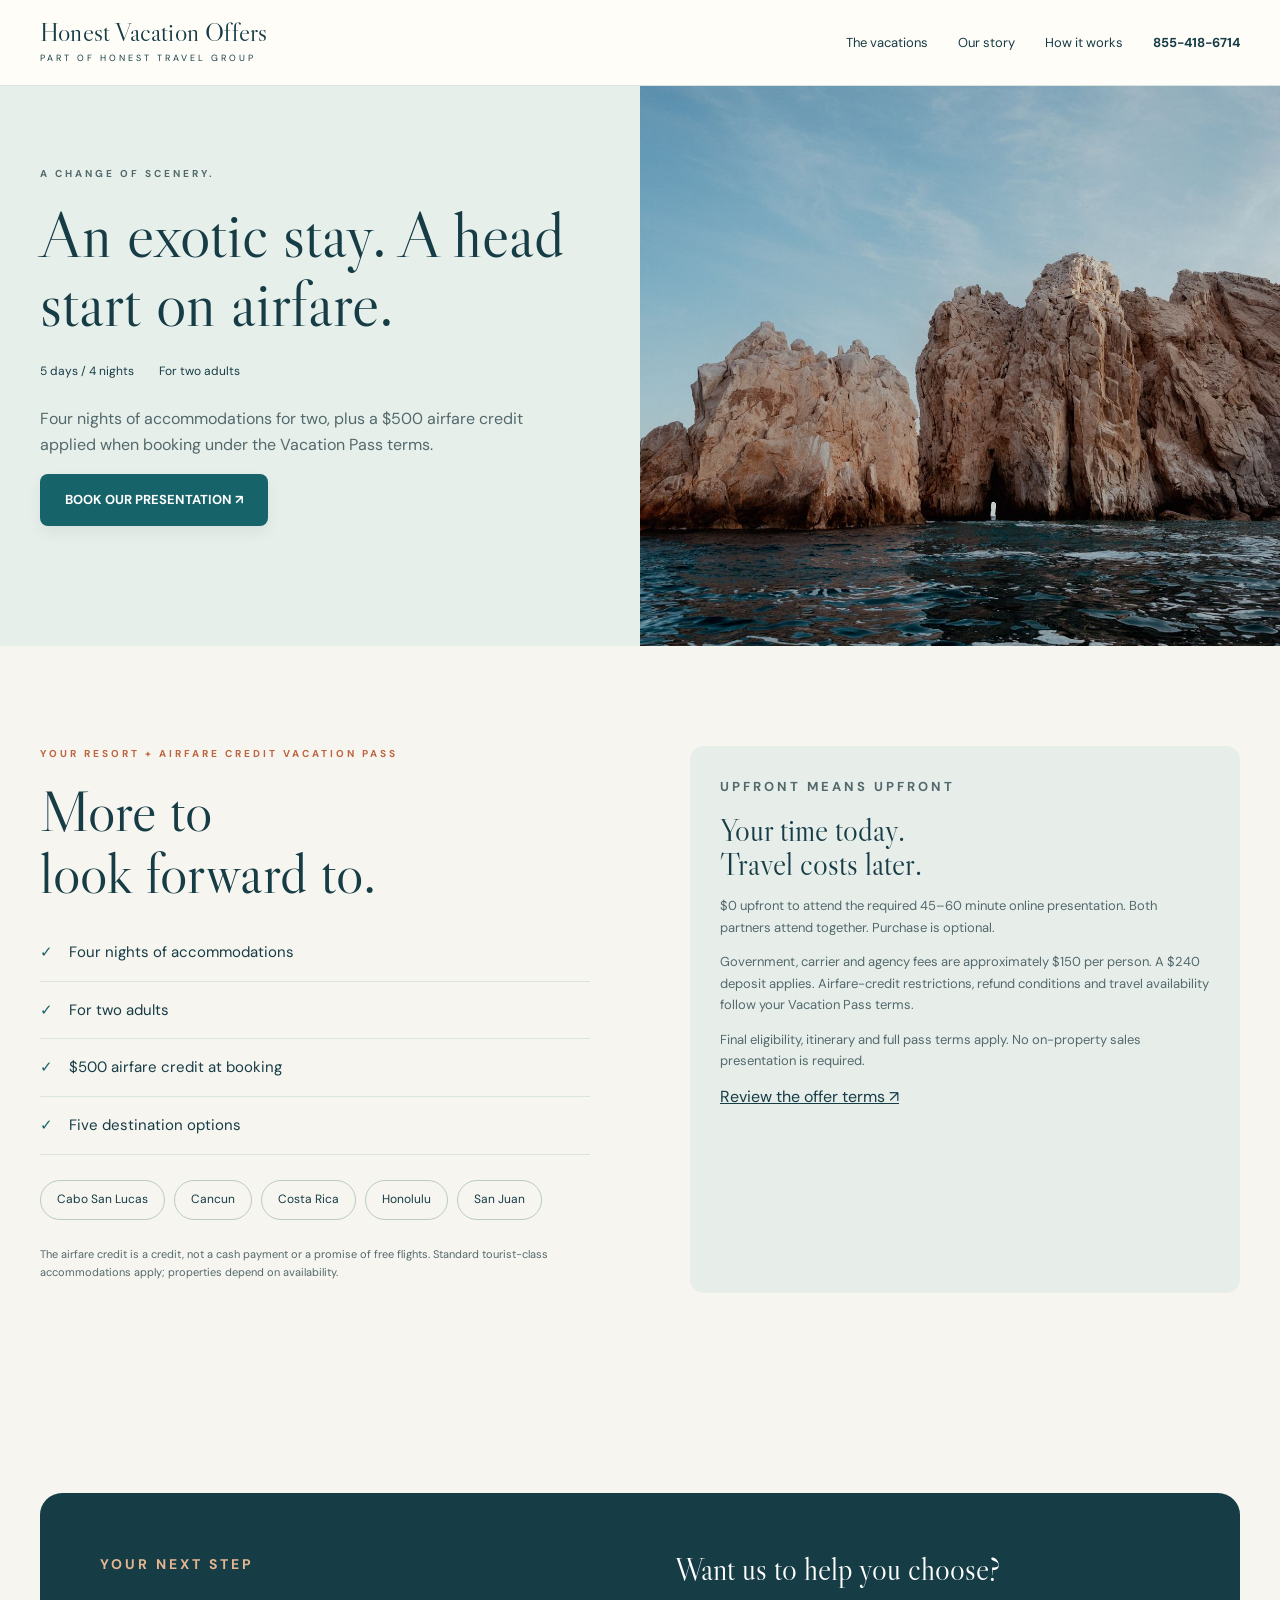
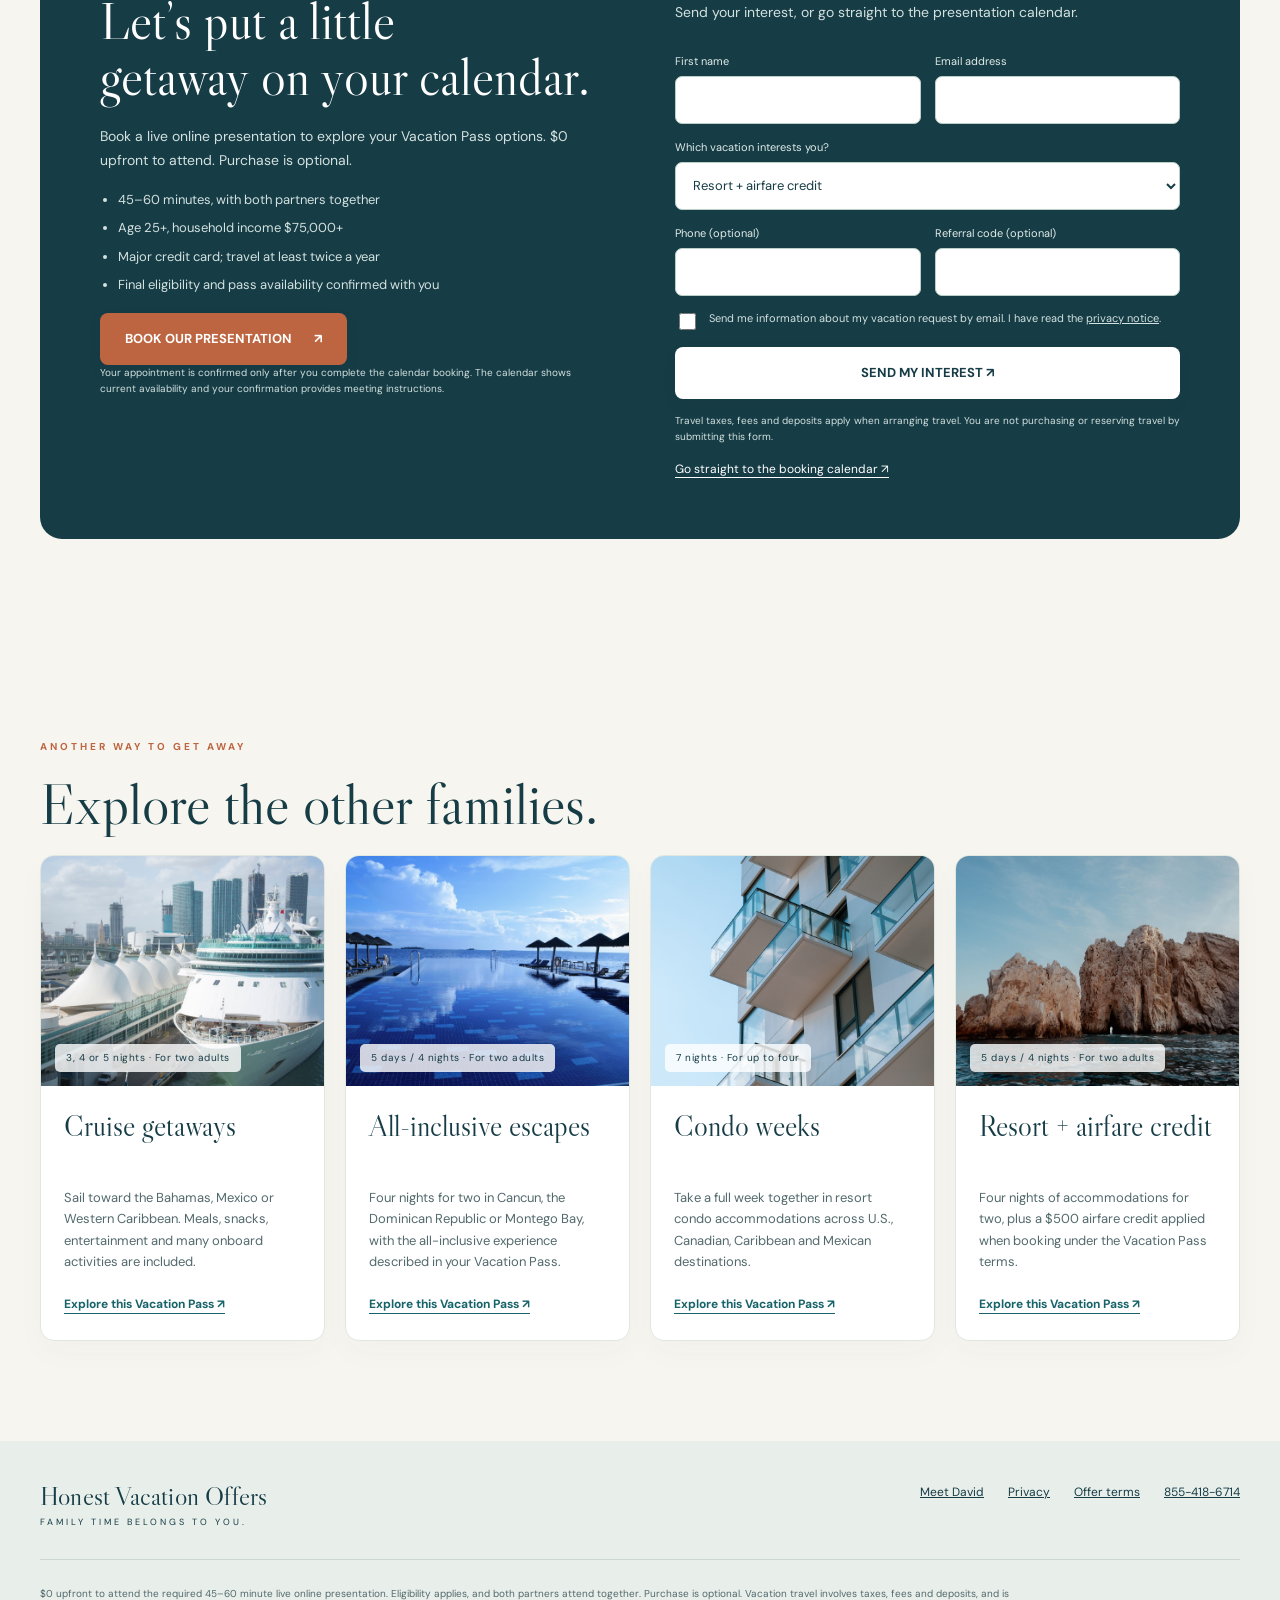
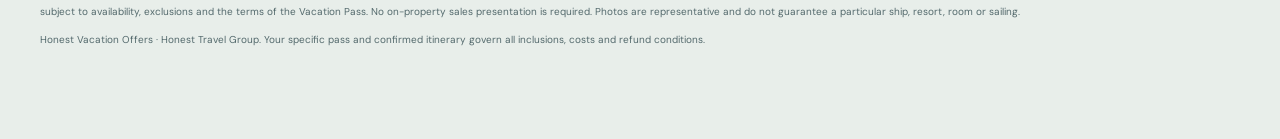
<file: resort-air.html>
<!doctype html><html lang="en"><head><meta charset="utf-8"><meta name="viewport" content="width=device-width,initial-scale=1"><meta name="description" content="Four nights of accommodations for two, plus a $500 airfare credit applied when booking under the Vacation Pass terms."><meta name="theme-color" content="#163c46"><meta name="referrer" content="strict-origin-when-cross-origin"><link rel="canonical" href="https://honestvacationoffers.com/resort-air.html"><meta property="og:title" content="Resort + airfare credit | Honest Vacation Offers"><meta property="og:description" content="Four nights of accommodations for two, plus a $500 airfare credit applied when booking under the Vacation Pass terms."><meta property="og:image" content="https://img.cruisecritic.net/cms-sb/f/1005231/4032x3024/29c92952b0/carnival-celebration-portmiami-jorge-oliver.jpeg?auto=format&amp;fit=crop&amp;w=1600&amp;q=85"><title>Resort + airfare credit | Honest Vacation Offers</title><script>(function(){try{var p=window.__hvmParams?new URLSearchParams(window.__hvmParams):new URLSearchParams(location.search);if(!p.toString())return;var o={};p.forEach(function(v,k){o[k]=v});window.__hvmParams=o;if(history.replaceState)history.replaceState(null,'',location.pathname);}catch(e){}})();</script><script>!function(f,b,e,v,n,t,s){if(f.fbq)return;n=f.fbq=function(){n.callMethod?n.callMethod.apply(n,arguments):n.queue.push(arguments)};if(!f._fbq)f._fbq=n;n.push=n;n.loaded=!0;n.version='2.0';n.queue=[];t=b.createElement(e);t.async=!0;t.src=v;s=b.getElementsByTagName(e)[0];s.parentNode.insertBefore(t,s)}(window,document,'script','https://connect.facebook.net/en_US/fbevents.js');fbq('init','1284937561029384');fbq('track','PageView');</script>
<noscript><img height="1" width="1" style="display:none" alt="" src="https://www.facebook.com/tr?id=1284937561029384&ev=PageView&noscript=1"></noscript><script async src="https://www.googletagmanager.com/gtag/js?id=G-8XR4QN2LMP"></script>
<script>window.dataLayer=window.dataLayer||[];function gtag(){dataLayer.push(arguments)}gtag('js',new Date());var hvmSafeLoc=(function(){try{var w=['utm_source','utm_medium','utm_campaign','utm_content','utm_term','gclid','fbclid'],p=new URLSearchParams(window.__hvmParams||location.search),s=new URLSearchParams();for(var i=0;i<w.length;i++){var v=p.get(w[i]);if(v)s.append(w[i],v);}var q=s.toString();return location.origin+location.pathname+(q?'?'+q:'');}catch(e){return location.origin+location.pathname}})();gtag('config','G-8XR4QN2LMP',{page_location:hvmSafeLoc});</script><script type="text/javascript">
(function(s, p, i, c, e) {
    s[e] = s[e] || function() { (s[e].a = s[e].a || []).push(arguments); };
    s[e].l = 1 * new Date();
    var t = new Date().getTime();
    var k = c.createElement("script"), a = c.getElementsByTagName("script")[0];
    k.async = 1, k.src = p + "?request_id=" + i + "&t=" + t, a.parentNode.insertBefore(k, a);
    s.pixelClientId = i;
})(window, "https://app.datamoon.com/script", "honest-vacation-marketing", document, "script");
</script><link rel="stylesheet" href="/style.css"></head><body><a class="skip" href="#main">Skip to content</a><header class="nav"><div class="container nav-inner"><a class="brand" href="/">Honest Vacation Offers<small>Part of Honest Travel Group</small></a><nav class="nav-links" aria-label="Main navigation"><a href="/#offers">The vacations</a><a href="/about.html">Our story</a><a href="/#how">How it works</a><a class="nav-phone" href="tel:+18554186714">855-418-6714</a></nav></div></header><main id="main"><section class="detail-hero"><div class="detail-copy"><p class="eyebrow">A CHANGE OF SCENERY.</p><h1>An exotic stay. A head start on airfare.</h1><div class="detail-meta"><span>5 days / 4 nights</span><span>For two adults</span></div><p>Four nights of accommodations for two, plus a $500 airfare credit applied when booking under the Vacation Pass terms.</p><a class="btn" href="#booking">BOOK OUR PRESENTATION ↗</a></div><img src="/assets/ex-cabo-arch.jpg" alt="The coastal rock arch at Cabo San Lucas" width="1000" height="1000" fetchpriority="high"></section><section class="section container detail-layout"><div><p class="eyebrow">YOUR RESORT + AIRFARE CREDIT VACATION PASS</p><h2>More to<br>look forward to.</h2><ul class="perks"><li>Four nights of accommodations</li><li>For two adults</li><li>$500 airfare credit at booking</li><li>Five destination options</li></ul><div class="destinations"><span>Cabo San Lucas</span><span>Cancun</span><span>Costa Rica</span><span>Honolulu</span><span>San Juan</span></div><p class="note">The airfare credit is a credit, not a cash payment or a promise of free flights. Standard tourist-class accommodations apply; properties depend on availability.</p></div><div class="terms" data-hvm="price"><p class="eyebrow">UPFRONT MEANS UPFRONT</p><h3>Your time today.<br>Travel costs later.</h3><p>$0 upfront to attend the required 45–60 minute online presentation. Both partners attend together. Purchase is optional.</p><p>Government, carrier and agency fees are approximately $150 per person. A $240 deposit applies. Airfare-credit restrictions, refund conditions and travel availability follow your Vacation Pass terms.</p><p>Final eligibility, itinerary and full pass terms apply. No on-property sales presentation is required.</p><a class="text-link" href="/terms.html">Review the offer terms ↗</a></div></section><section class="section container" id="booking"><div class="booking"><div><p class="eyebrow">YOUR NEXT STEP</p><h2>Let’s put a little<br>getaway on your calendar.</h2><p>Book a live online presentation to explore your Vacation Pass options. $0 upfront to attend. Purchase is optional.</p><ul><li>45–60 minutes, with both partners together</li><li>Age 25+, household income $75,000+</li><li>Major credit card; travel at least twice a year</li><li>Final eligibility and pass availability confirmed with you</li></ul><a class="btn coral" href="https://cal.com/david-lemmons-ksgbp5/vacation-presentation" data-booking>BOOK OUR PRESENTATION <span aria-hidden="true">↗</span></a><p class="form-note">Your appointment is confirmed only after you complete the calendar booking. The calendar shows current availability and your confirmation provides meeting instructions.</p></div><form id="interest-form"><div class="full"><h3>Want us to help you choose?</h3><p>Send your interest, or go straight to the presentation calendar.</p></div><div class="field"><label for="firstName">First name</label><input id="firstName" name="firstName" autocomplete="given-name" maxlength="80" required></div><div class="field"><label for="email">Email address</label><input id="email" name="email" type="email" autocomplete="email" maxlength="254" required></div><div class="field full"><label for="offer">Which vacation interests you?</label><select id="offer" name="offer"><option value="cruise">Cruise getaways</option><option value="all-inclusive">All-inclusive escapes</option><option value="condo">Condo weeks</option><option value="resort-air">Resort + airfare credit</option></select></div><div class="field"><label for="mobile">Phone (optional)</label><input id="mobile" name="mobile" type="tel" autocomplete="tel" maxlength="30"></div><div class="field"><label for="referral">Referral code (optional)</label><input id="referral" name="referral" maxlength="40" autocomplete="off"></div><label class="check full"><input type="checkbox" name="detailsConsent" required><span>Send me information about my vacation request by email. I have read the <a href="/privacy.html">privacy notice</a>.</span></label><div class="hp" aria-hidden="true"><label>Leave this empty<input name="company_website" tabindex="-1" autocomplete="off"></label></div><button class="btn light full" type="submit">SEND MY INTEREST ↗</button><p class="form-note full">Travel taxes, fees and deposits apply when arranging travel. You are not purchasing or reserving travel by submitting this form.</p><div class="status full" id="form-status" role="status" aria-live="polite"></div><a class="fallback full" href="https://cal.com/david-lemmons-ksgbp5/vacation-presentation" data-booking>Go straight to the booking calendar ↗</a></form></div></section><section class="section container"><p class="eyebrow">ANOTHER WAY TO GET AWAY</p><h2>Explore the other families.</h2><div class="offers"><article class="offer"><a class="offer-photo" href="/cruise.html"><img src="/assets/cruise-port.jpg" alt="Cruise ship docked at a waterfront port" width="560" height="460" loading="lazy"><span class="badge">3, 4 or 5 nights · For two adults</span></a><div class="offer-body"><h3>Cruise getaways</h3><p>Sail toward the Bahamas, Mexico or Western Caribbean. Meals, snacks, entertainment and many onboard activities are included.</p><a class="text-link" href="/cruise.html">Explore this Vacation Pass ↗</a></div></article><article class="offer"><a class="offer-photo" href="/all-inclusive.html"><img src="/assets/ai-pool.jpg" alt="Infinity pool with ocean views and shaded loungers" width="560" height="460" loading="lazy"><span class="badge">5 days / 4 nights · For two adults</span></a><div class="offer-body"><h3>All-inclusive escapes</h3><p>Four nights for two in Cancun, the Dominican Republic or Montego Bay, with the all-inclusive experience described in your Vacation Pass.</p><a class="text-link" href="/all-inclusive.html">Explore this Vacation Pass ↗</a></div></article><article class="offer"><a class="offer-photo" href="/condo.html"><img src="/assets/condo-balcony.jpg" alt="Condominium balconies with glass railings" width="560" height="460" loading="lazy"><span class="badge">7 nights · For up to four</span></a><div class="offer-body"><h3>Condo weeks</h3><p>Take a full week together in resort condo accommodations across U.S., Canadian, Caribbean and Mexican destinations.</p><a class="text-link" href="/condo.html">Explore this Vacation Pass ↗</a></div></article><article class="offer"><a class="offer-photo" href="/resort-air.html"><img src="/assets/ex-cabo-arch.jpg" alt="The coastal rock arch at Cabo San Lucas" width="560" height="460" loading="lazy"><span class="badge">5 days / 4 nights · For two adults</span></a><div class="offer-body"><h3>Resort + airfare credit</h3><p>Four nights of accommodations for two, plus a $500 airfare credit applied when booking under the Vacation Pass terms.</p><a class="text-link" href="/resort-air.html">Explore this Vacation Pass ↗</a></div></article></div></section></main><footer class="footer"><div class="container"><div class="footer-top"><a class="brand" href="/">Honest Vacation Offers<small>Family time belongs to you.</small></a><div class="footer-links"><a href="/about.html">Meet David</a><a href="/privacy.html">Privacy</a><a href="/terms.html">Offer terms</a><a href="tel:+18554186714">855-418-6714</a></div></div><p>$0 upfront to attend the required 45–60 minute live online presentation. Eligibility applies, and both partners attend together. Purchase is optional. Vacation travel involves taxes, fees and deposits, and is subject to availability, exclusions and the terms of the Vacation Pass. No on-property sales presentation is required. Photos are representative and do not guarantee a particular ship, resort, room or sailing.</p><p>Honest Vacation Offers · Honest Travel Group. Your specific pass and confirmed itinerary govern all inclusions, costs and refund conditions.</p></div></footer><div class="mobile-book"><a class="btn coral" href="https://cal.com/david-lemmons-ksgbp5/vacation-presentation" data-booking>BOOK OUR PRESENTATION <span aria-hidden="true">↗</span></a></div><script>window.HVO_CONFIG={"origin":"https://honestvacationoffers.com","phone":"855-418-6714","phoneHref":"tel:+18554186714","booking":"https://cal.com/david-lemmons-ksgbp5/vacation-presentation","intake":"https://hvm-lead-intake.lead-intake.workers.dev","hero":"https://img.cruisecritic.net/cms-sb/f/1005231/4032x3024/29c92952b0/carnival-celebration-portmiami-jorge-oliver.jpeg?auto=format&fit=crop&w=1600&q=85"};window.HVM_PAGE={"kind":"offer","family":"resort-air"};</script><script src="/app.js" defer></script><script src="js/visit.js" defer></script></body></html>
</file>
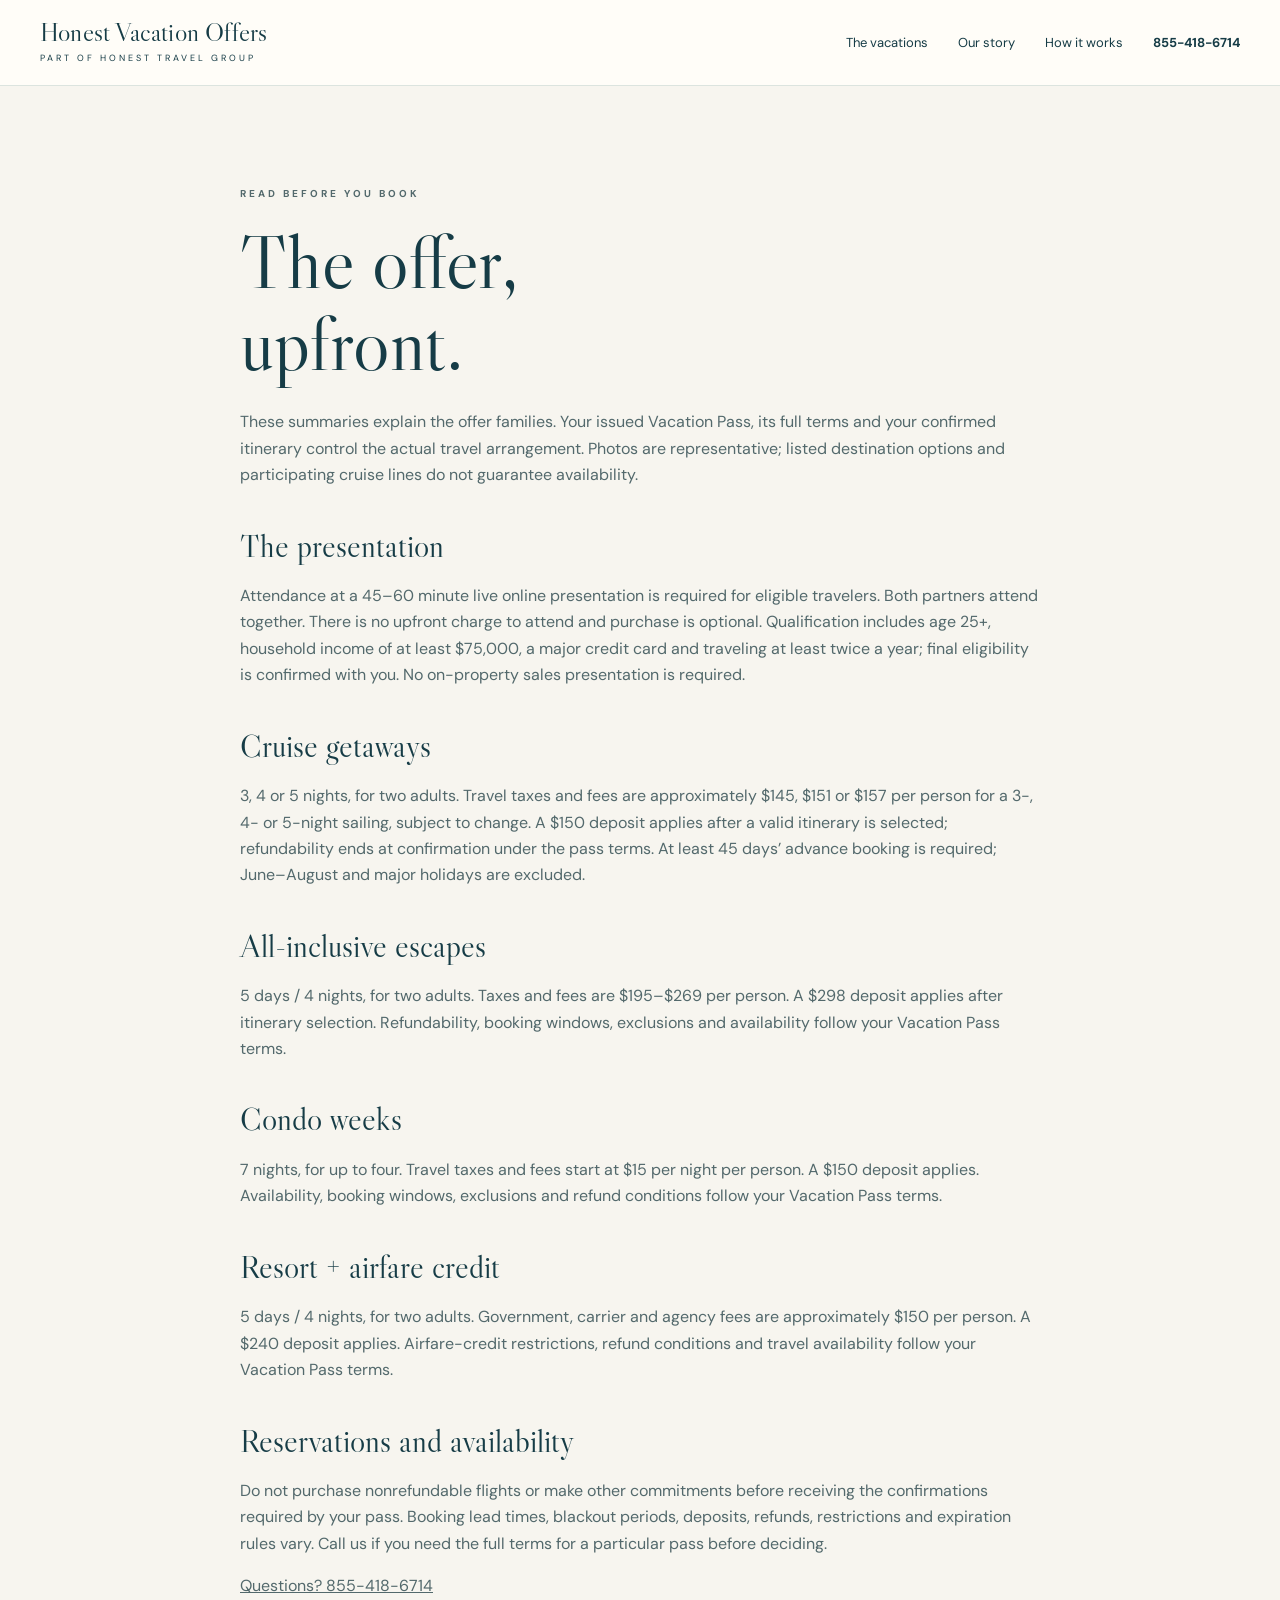
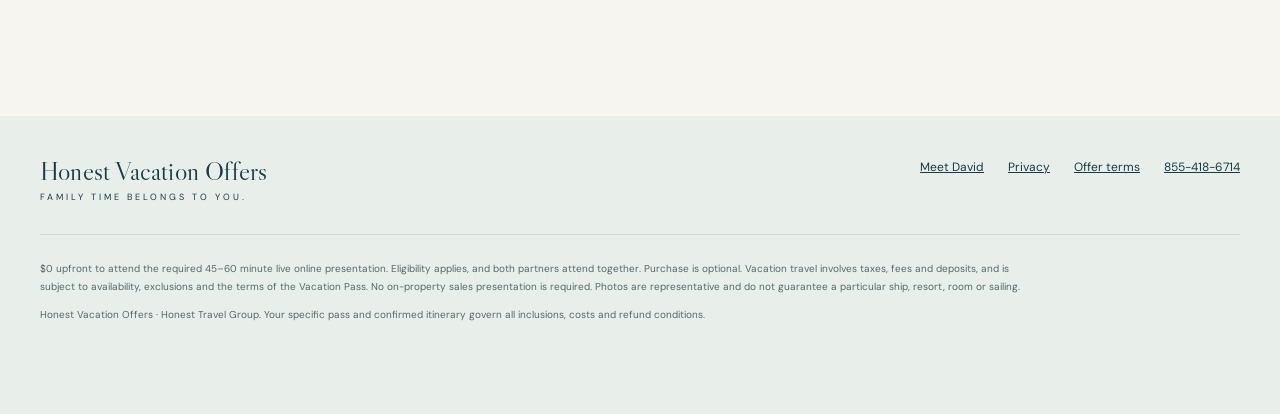
<file: terms.html>
<!doctype html><html lang="en"><head><meta charset="utf-8"><meta name="viewport" content="width=device-width,initial-scale=1"><meta name="description" content="Presentation requirements and Vacation Pass travel costs, conditions and availability."><meta name="theme-color" content="#163c46"><meta name="referrer" content="strict-origin-when-cross-origin"><link rel="canonical" href="https://honestvacationoffers.com/terms.html"><meta property="og:title" content="Offer terms | Honest Vacation Offers"><meta property="og:description" content="Presentation requirements and Vacation Pass travel costs, conditions and availability."><meta property="og:image" content="https://img.cruisecritic.net/cms-sb/f/1005231/4032x3024/29c92952b0/carnival-celebration-portmiami-jorge-oliver.jpeg?auto=format&amp;fit=crop&amp;w=1600&amp;q=85"><title>Offer terms | Honest Vacation Offers</title><script>(function(){try{var p=window.__hvmParams?new URLSearchParams(window.__hvmParams):new URLSearchParams(location.search);if(!p.toString())return;var o={};p.forEach(function(v,k){o[k]=v});window.__hvmParams=o;if(history.replaceState)history.replaceState(null,'',location.pathname);}catch(e){}})();</script><script>!function(f,b,e,v,n,t,s){if(f.fbq)return;n=f.fbq=function(){n.callMethod?n.callMethod.apply(n,arguments):n.queue.push(arguments)};if(!f._fbq)f._fbq=n;n.push=n;n.loaded=!0;n.version='2.0';n.queue=[];t=b.createElement(e);t.async=!0;t.src=v;s=b.getElementsByTagName(e)[0];s.parentNode.insertBefore(t,s)}(window,document,'script','https://connect.facebook.net/en_US/fbevents.js');fbq('init','1284937561029384');fbq('track','PageView');</script>
<noscript><img height="1" width="1" style="display:none" alt="" src="https://www.facebook.com/tr?id=1284937561029384&ev=PageView&noscript=1"></noscript><script async src="https://www.googletagmanager.com/gtag/js?id=G-8XR4QN2LMP"></script>
<script>window.dataLayer=window.dataLayer||[];function gtag(){dataLayer.push(arguments)}gtag('js',new Date());var hvmSafeLoc=(function(){try{var w=['utm_source','utm_medium','utm_campaign','utm_content','utm_term','gclid','fbclid'],p=new URLSearchParams(window.__hvmParams||location.search),s=new URLSearchParams();for(var i=0;i<w.length;i++){var v=p.get(w[i]);if(v)s.append(w[i],v);}var q=s.toString();return location.origin+location.pathname+(q?'?'+q:'');}catch(e){return location.origin+location.pathname}})();gtag('config','G-8XR4QN2LMP',{page_location:hvmSafeLoc});</script><script type="text/javascript">
(function(s, p, i, c, e) {
    s[e] = s[e] || function() { (s[e].a = s[e].a || []).push(arguments); };
    s[e].l = 1 * new Date();
    var t = new Date().getTime();
    var k = c.createElement("script"), a = c.getElementsByTagName("script")[0];
    k.async = 1, k.src = p + "?request_id=" + i + "&t=" + t, a.parentNode.insertBefore(k, a);
    s.pixelClientId = i;
})(window, "https://app.datamoon.com/script", "honest-vacation-marketing", document, "script");
</script><link rel="stylesheet" href="/style.css"></head><body><a class="skip" href="#main">Skip to content</a><header class="nav"><div class="container nav-inner"><a class="brand" href="/">Honest Vacation Offers<small>Part of Honest Travel Group</small></a><nav class="nav-links" aria-label="Main navigation"><a href="/#offers">The vacations</a><a href="/about.html">Our story</a><a href="/#how">How it works</a><a class="nav-phone" href="tel:+18554186714">855-418-6714</a></nav></div></header><main id="main"><section class="section container prose"><p class="eyebrow">READ BEFORE YOU BOOK</p><h1>The offer,<br>upfront.</h1><p>These summaries explain the offer families. Your issued Vacation Pass, its full terms and your confirmed itinerary control the actual travel arrangement. Photos are representative; listed destination options and participating cruise lines do not guarantee availability.</p><h2>The presentation</h2><p>Attendance at a 45–60 minute live online presentation is required for eligible travelers. Both partners attend together. There is no upfront charge to attend and purchase is optional. Qualification includes age 25+, household income of at least $75,000, a major credit card and traveling at least twice a year; final eligibility is confirmed with you. No on-property sales presentation is required.</p><h2>Cruise getaways</h2><p>3, 4 or 5 nights, for two adults. Travel taxes and fees are approximately $145, $151 or $157 per person for a 3-, 4- or 5-night sailing, subject to change. A $150 deposit applies after a valid itinerary is selected; refundability ends at confirmation under the pass terms. At least 45 days’ advance booking is required; June–August and major holidays are excluded.</p><h2>All-inclusive escapes</h2><p>5 days / 4 nights, for two adults. Taxes and fees are $195–$269 per person. A $298 deposit applies after itinerary selection. Refundability, booking windows, exclusions and availability follow your Vacation Pass terms.</p><h2>Condo weeks</h2><p>7 nights, for up to four. Travel taxes and fees start at $15 per night per person. A $150 deposit applies. Availability, booking windows, exclusions and refund conditions follow your Vacation Pass terms.</p><h2>Resort + airfare credit</h2><p>5 days / 4 nights, for two adults. Government, carrier and agency fees are approximately $150 per person. A $240 deposit applies. Airfare-credit restrictions, refund conditions and travel availability follow your Vacation Pass terms.</p><h2>Reservations and availability</h2><p>Do not purchase nonrefundable flights or make other commitments before receiving the confirmations required by your pass. Booking lead times, blackout periods, deposits, refunds, restrictions and expiration rules vary. Call us if you need the full terms for a particular pass before deciding.</p><p><a href="tel:+18554186714">Questions? 855-418-6714</a></p></section></main><footer class="footer"><div class="container"><div class="footer-top"><a class="brand" href="/">Honest Vacation Offers<small>Family time belongs to you.</small></a><div class="footer-links"><a href="/about.html">Meet David</a><a href="/privacy.html">Privacy</a><a href="/terms.html">Offer terms</a><a href="tel:+18554186714">855-418-6714</a></div></div><p>$0 upfront to attend the required 45–60 minute live online presentation. Eligibility applies, and both partners attend together. Purchase is optional. Vacation travel involves taxes, fees and deposits, and is subject to availability, exclusions and the terms of the Vacation Pass. No on-property sales presentation is required. Photos are representative and do not guarantee a particular ship, resort, room or sailing.</p><p>Honest Vacation Offers · Honest Travel Group. Your specific pass and confirmed itinerary govern all inclusions, costs and refund conditions.</p></div></footer><div class="mobile-book"><a class="btn coral" href="https://cal.com/david-lemmons-ksgbp5/vacation-presentation" data-booking>BOOK OUR PRESENTATION <span aria-hidden="true">↗</span></a></div><script>window.HVO_CONFIG={"origin":"https://honestvacationoffers.com","phone":"855-418-6714","phoneHref":"tel:+18554186714","booking":"https://cal.com/david-lemmons-ksgbp5/vacation-presentation","intake":"https://hvm-lead-intake.lead-intake.workers.dev","hero":"https://img.cruisecritic.net/cms-sb/f/1005231/4032x3024/29c92952b0/carnival-celebration-portmiami-jorge-oliver.jpeg?auto=format&fit=crop&w=1600&q=85"};window.HVM_PAGE={"kind":"other"};</script><script src="/app.js" defer></script><script src="js/visit.js" defer></script></body></html>
</file>
<file: style.css>
@import url('https://fonts.googleapis.com/css2?family=DM+Sans:wght@400;500;600;700&family=Libre+Caslon+Display&display=swap');
:root{--ink:#163c46;--teal:#17636a;--sand:#f7f5ef;--coral:#bd6540;--line:#dce4df;--muted:#53696c;--serif:'Libre Caslon Display',Georgia,serif;--sans:'DM Sans',Arial,sans-serif}*{box-sizing:border-box}html{scroll-behavior:smooth;scroll-padding-top:90px}body{margin:0;background:var(--sand);color:var(--ink);font:16px/1.65 var(--sans)}a{color:inherit}img{display:block;width:100%;object-fit:cover}button,input,select{font:inherit}button,a,input,select{touch-action:manipulation}button{cursor:pointer}a,button{ -webkit-tap-highlight-color:transparent}a:focus-visible,button:focus-visible,input:focus-visible,select:focus-visible{outline:3px solid #be733b;outline-offset:5px}.skip{position:absolute;left:16px;top:-80px;z-index:100;background:white;padding:10px}.skip:focus{top:10px}.container{width:min(1200px,calc(100% - 64px));margin-inline:auto}.nav{background:#fffdf8f5;border-bottom:1px solid var(--line);position:sticky;top:0;z-index:10;backdrop-filter:blur(14px)}.nav-inner{min-height:85px;display:flex;justify-content:space-between;align-items:center;gap:24px}.brand{text-decoration:none;font:26px/1.05 var(--serif);letter-spacing:.2px}.brand small{display:block;font:9px/1.5 var(--sans);letter-spacing:3px;text-transform:uppercase;margin-top:6px}.nav-links{display:flex;align-items:center;gap:30px;font-size:13px}.nav-links a{text-decoration:none}.nav-phone{font-weight:700}.btn{display:inline-flex;align-items:center;justify-content:center;gap:22px;text-decoration:none;border:1px solid transparent;border-radius:8px;background:var(--teal);color:white;padding:15px 24px;font-size:13px;font-weight:700;line-height:1.5;min-height:50px;transition:background .2s,transform .2s;box-shadow:0 6px 14px #163c4612}.btn:hover{background:#104c51;transform:translateY(-2px)}.btn.light{background:#fff;color:var(--ink)}.btn.outline{border-color:#9eafac;background:transparent;color:var(--ink);box-shadow:none}.btn.coral{background:var(--coral)}.hero{position:relative;height:min(770px,calc(100svh - 85px));min-height:620px;color:white;background:#17677e;overflow:hidden}.hero>img{position:absolute;height:100%;object-position:center 52%}.hero:after{content:'';position:absolute;inset:0;background:linear-gradient(180deg,#0a324b19 0%,transparent 34%,#062b3d10 53%,#062b3dcd 100%)}.hero-top{position:relative;z-index:1;padding-top:42px;text-align:center;text-shadow:0 2px 0 #71a2b5,0 5px 12px #163c4670}.hero-brand{font:clamp(32px,4.6vw,68px)/1.1 var(--serif);letter-spacing:3px;margin:0}.hero-zero{font:600 clamp(20px,2vw,29px)/1.3 var(--sans);letter-spacing:5px;margin:12px 0}.hero-bottom{position:absolute;z-index:1;bottom:36px;left:0;width:100%;text-align:center}.hero-time{font:600 14px/1.4 var(--sans);letter-spacing:2.4px;margin:0 0 8px;text-shadow:0 2px 5px #052532}.hero-number{font:600 clamp(40px,6vw,80px)/1.05 Georgia,serif;letter-spacing:3px;text-decoration:none;display:inline-block;text-shadow:0 2px 0 #88b9ca,0 6px 15px #041e36a6}.hero-rep{font-size:11px;font-weight:400;letter-spacing:3px;margin:7px 0 21px}.hero-cta{font-size:11px;letter-spacing:1px}.trust-strip{background:#e8f0eb;padding:21px 0}.trust-row{display:flex;justify-content:space-evenly;gap:20px;font-size:12px;letter-spacing:.4px}.trust-row span:before{content:'✓';color:var(--teal);margin-right:10px}.section{padding-block:100px}.eyebrow{font-size:10px;font-weight:700;letter-spacing:3px;text-transform:uppercase;color:var(--coral);margin:0 0 17px}h1,h2,h3{font-family:var(--serif);font-weight:400;line-height:1.08}h1{font-size:clamp(42px,6vw,78px);margin:10px 0 24px}h2{font-size:clamp(37px,4.5vw,60px);margin:0 0 20px}h3{font-size:31px;margin:0 0 14px}.section-head{display:flex;align-items:end;justify-content:space-between;gap:35px;margin-bottom:42px}.section-head h2{max-width:620px;margin-bottom:0}.section-head p{max-width:330px;font-size:14px;color:var(--muted);margin:0}.offers{display:grid;grid-template-columns:repeat(4,1fr);gap:20px}.offer{background:white;border-radius:14px;overflow:hidden;border:1px solid #e0e7e1;box-shadow:0 12px 30px #163c4607;display:flex;flex-direction:column;transition:transform .25s}.offer:hover{transform:translateY(-5px)}.offer-photo{position:relative;display:block}.offer-photo img{height:230px}.offer-photo .badge{position:absolute;bottom:14px;left:14px;padding:6px 11px;border-radius:5px;background:#fffc;font-size:10px;letter-spacing:.5px}.offer-body{padding:25px 23px;display:flex;flex-direction:column;flex:1}.offer h3{font-size:29px;min-height:62px}.offer p{font-size:13px;color:var(--muted);margin:0 0 22px}.offer a.text-link{margin-top:auto;font-size:12px;font-weight:700;text-underline-offset:5px;color:var(--teal)}.note{font-size:11px;color:var(--muted);line-height:1.7;margin-top:22px}.founder{background:#e6eeea}.founder-grid{display:grid;grid-template-columns:.8fr 1.2fr;gap:100px;align-items:start}.founder h2{font-size:clamp(40px,5vw,68px)}.signature{font-family:var(--serif);font-size:40px;margin-top:30px}.signature small{font:11px/1.6 var(--sans);display:block;letter-spacing:1px}.founder-copy{max-width:620px}.founder-copy p{font-size:16px;color:#36565a;margin:0 0 22px}.founder-copy .lead{font-size:23px;color:var(--ink);line-height:1.5}.process{display:grid;grid-template-columns:repeat(3,1fr);gap:50px;margin-top:48px}.step{border-top:1px solid #b5c6be;padding-top:24px}.step span{display:block;color:var(--coral);font-size:12px;letter-spacing:2px;margin-bottom:20px}.step h3{font-size:29px}.step p{font-size:14px;color:var(--muted)}.booking{background:var(--ink);color:white;border-radius:22px;padding:60px;display:grid;grid-template-columns:1fr 1fr;gap:70px}.booking h2{font-size:52px}.booking .eyebrow{color:#e4b591}.booking p{color:#d3e1df;font-size:14px}.booking ul{padding-left:18px;font-size:13px;line-height:2.2;color:#d3e1df}.booking form{display:grid;grid-template-columns:1fr 1fr;gap:14px;align-content:start}.field{display:flex;flex-direction:column;gap:6px}.field.full,.full{grid-column:1/-1}.field label{font-size:11px;color:#e2ece8}.field input,.field select{width:100%;min-height:48px;background:#fff;color:var(--ink);border:1px solid #bad0c6;border-radius:7px;padding:10px 13px;font-size:13px}.check{display:flex;gap:10px;align-items:flex-start;font-size:11px;line-height:1.6;color:#d3e1df}.check input{width:17px;height:17px;flex-shrink:0;accent-color:#c47750}.booking .form-note{font-size:10px;margin:0}.booking .status{font-size:13px;border-radius:6px;background:#ffffff14;padding:14px}.booking .status:empty{display:none}.booking .fallback{font-size:12px;text-underline-offset:4px}.hp{position:absolute;left:-10000px;width:1px;height:1px;overflow:hidden}.faq-layout{display:grid;grid-template-columns:.75fr 1.25fr;gap:100px}.faq-layout details{border-bottom:1px solid #cbd7cf;padding:21px 0}.faq-layout summary{cursor:pointer;font-size:15px;font-weight:500;padding-right:24px}.faq-layout details p{font-size:14px;color:var(--muted);margin-bottom:0}.footer{background:#e8eeea;padding:42px 0 80px}.footer-top{display:flex;justify-content:space-between;align-items:start;border-bottom:1px solid #cbd7cf;padding-bottom:30px;margin-bottom:25px;gap:30px}.footer-links{display:flex;gap:24px;font-size:12px}.footer p{font-size:10px;line-height:1.8;color:var(--muted);max-width:1000px}.detail-hero{display:grid;grid-template-columns:1fr 1fr;min-height:560px;background:#e7efea}.detail-copy{padding:80px max(35px,calc((100vw - 1200px)/2)) 65px}.detail-copy h1{font-size:clamp(42px,5vw,68px)}.detail-copy p{max-width:500px;color:var(--muted)}.detail-hero>img{height:100%;min-height:560px}.detail-meta{display:flex;gap:25px;font-size:12px;margin-bottom:24px}.detail-layout{display:grid;grid-template-columns:1fr 1fr;gap:100px}.perks{list-style:none;padding:0}.perks li{border-bottom:1px solid var(--line);padding:16px 0;font-size:15px}.perks li:before{content:'✓';color:var(--teal);margin-right:16px}.destinations{display:flex;flex-wrap:wrap;gap:9px;margin:25px 0}.destinations span{font-size:12px;padding:9px 16px;border:1px solid #b9cbc3;border-radius:30px}.terms{background:#e7eeea;border-radius:14px;padding:30px}.terms p{font-size:13px;color:var(--muted)}.prose{max-width:800px}.prose p{color:var(--muted)}.prose h2{font-size:32px;margin-top:40px}[hidden]{display:none!important}.mobile-book{display:none}
@media(min-width:1500px){.hero>img{object-position:center 50%}}@media(max-width:1000px){.nav-links{gap:18px}.offers{grid-template-columns:repeat(2,1fr)}.founder-grid,.faq-layout{gap:45px}.booking{gap:35px;padding:40px}.detail-layout{gap:40px}.detail-copy{padding:60px 30px}.hero{height:680px}.hero>img{object-fit:cover;object-position:center}.hero-top{padding-top:32px}}
@media(max-width:650px){.container{width:calc(100% - 36px)}.nav-inner{min-height:72px;gap:15px}.brand{font-size:22px}.brand small{font-size:8px;letter-spacing:2px}.nav-links>a:not(.nav-phone){display:none}.nav-phone{font-size:12px}.hero{min-height:570px;height:620px}.hero>img{object-position:center 50%}.hero-top{padding-inline:16px;padding-top:30px}.hero-brand{font-size:31px;letter-spacing:1px}.hero-zero{font-size:20px;letter-spacing:3px}.hero-number{font-size:43px;letter-spacing:1px}.hero-time{font-size:11px;letter-spacing:1px}.hero-rep{font-size:9px;letter-spacing:1.3px}.hero-bottom{bottom:30px}.hero-cta{font-size:9px;padding:13px 15px}.trust-row{flex-direction:column;gap:8px;text-align:center;font-size:11px}.section{padding-block:65px}.section-head{display:block}.section-head p{margin-top:18px;max-width:none}.offers{gap:14px}.offer-photo img{height:165px}.offer-body{padding:18px 14px}.offer h3{font-size:25px;min-height:54px}.offer p{font-size:12px}.offer-photo .badge{font-size:9px;left:9px;bottom:9px;padding:5px 8px}.founder-grid,.faq-layout,.detail-layout{grid-template-columns:1fr;gap:32px}.founder-copy .lead{font-size:21px}.signature{margin-top:20px}.process{grid-template-columns:1fr;gap:28px}.step{padding-top:18px}.step span{margin-bottom:10px}.booking{grid-template-columns:1fr;padding:30px 23px;gap:25px;border-radius:15px}.booking h2{font-size:43px}.booking form{gap:12px}.footer-top{display:block}.footer-links{margin-top:25px;flex-wrap:wrap}.detail-hero{grid-template-columns:1fr}.detail-hero>img{height:330px;min-height:0;grid-row:1}.detail-copy{padding:40px 22px}.detail-copy h1{font-size:49px}.detail-meta{gap:20px}.mobile-book{display:flex;position:fixed;bottom:0;left:0;width:100%;z-index:15;background:#fffdf8;padding:10px 18px;padding-bottom:max(10px,env(safe-area-inset-bottom));border-top:1px solid #ccd9d0}.mobile-book .btn{width:100%;min-height:44px;padding:10px}.footer{padding-bottom:110px}}@media(prefers-reduced-motion:reduce){html{scroll-behavior:auto}*,*:before,*:after{transition:none!important;animation:none!important}}
</file>
